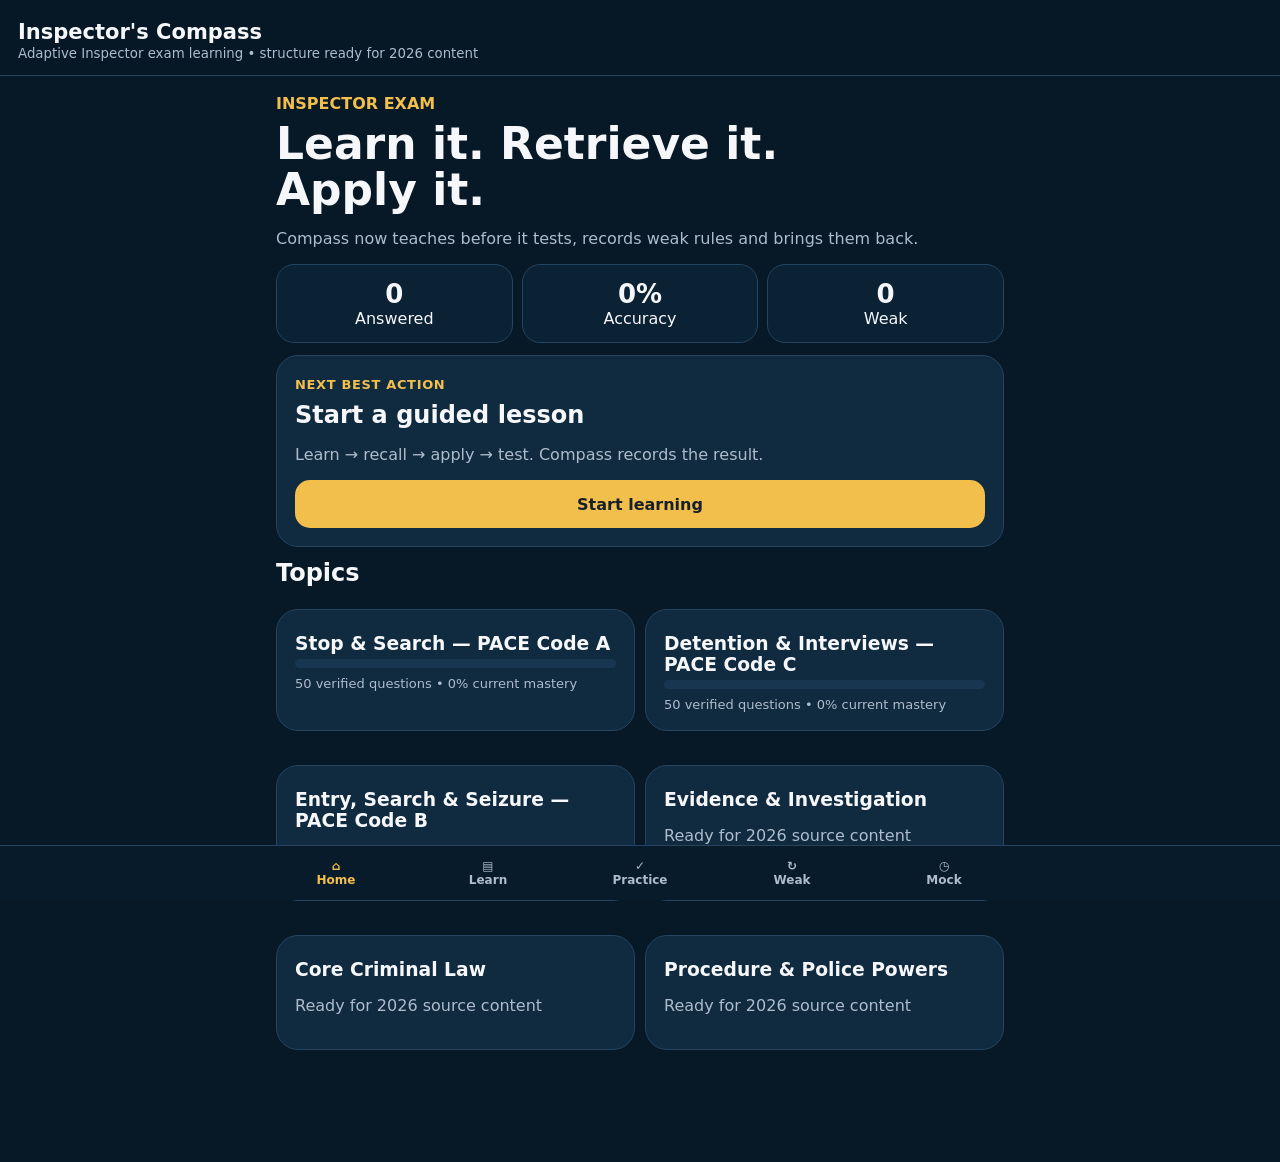
<file: index.html>
<!doctype html>
<html lang="en">
<head>
<meta charset="utf-8">
<meta name="viewport" content="width=device-width,initial-scale=1,viewport-fit=cover">
<title>Inspector's Compass</title>
<style>
:root{--bg:#071827;--panel:#102a40;--panel2:#0b2134;--line:#24445f;--text:#f5f7fb;--muted:#aebccc;--gold:#f2bf4d;--good:#5fc78b;--bad:#ee7d7d}
*{box-sizing:border-box}body{margin:0;background:var(--bg);color:var(--text);font-family:system-ui,-apple-system,Segoe UI,Roboto,sans-serif}
header{padding:20px 18px 14px;border-bottom:1px solid var(--line);position:sticky;top:0;background:#071827f5;z-index:3}
header b{font-size:21px}header small{display:block;color:var(--muted);margin-top:2px}
main{max-width:760px;margin:auto;padding:18px 16px 100px}.hero h1{font-size:34px;line-height:1.05;margin:8px 0}.gold{color:var(--gold);font-weight:800}.muted{color:var(--muted)}
.card{background:var(--panel);border:1px solid var(--line);border-radius:22px;padding:18px;margin:12px 0}.row{display:flex;gap:10px;flex-wrap:wrap}.row>*{min-width:0}
button{border:0;border-radius:15px;padding:14px 16px;font:inherit;font-weight:750;cursor:pointer;min-height:48px}.primary{background:var(--gold);color:#17202a}.secondary{background:#183650;color:var(--text);border:1px solid #31516b}.ghost{background:transparent;color:var(--text);border:1px solid var(--line)}
.wide{width:100%}.stats{display:grid;grid-template-columns:repeat(3,1fr);gap:9px}.stat{text-align:center;background:var(--panel2);padding:14px 5px;border:1px solid var(--line);border-radius:18px}.stat strong{font-size:26px;display:block}
.pill{display:inline-block;padding:6px 9px;border-radius:999px;background:#183650;color:var(--muted);font-size:13px;margin:3px}
.progress{height:9px;background:#183650;border-radius:99px;overflow:hidden}.progress i{display:block;height:100%;background:var(--gold)}
.option{display:block;width:100%;text-align:left;margin:9px 0;background:#17344d;color:var(--text);border:1px solid #31516b}.option.correct{border-color:var(--good);background:#123a31}.option.wrong{border-color:var(--bad);background:#44252c}
.feedback{border-left:4px solid var(--gold);padding-left:12px;margin-top:14px}.hidden{display:none!important}
nav{position:fixed;bottom:0;left:0;right:0;background:#081b2b;border-top:1px solid var(--line);display:flex;justify-content:center;z-index:5}
nav div{width:min(760px,100%);display:grid;grid-template-columns:repeat(5,1fr)}
nav button{border-radius:0;background:transparent;color:var(--muted);padding:13px 3px;font-size:12px}.active{color:var(--gold)!important}
h2{margin:8px 0 10px}h3{margin:5px 0}.lesson-step{font-size:13px;color:var(--gold);font-weight:800;letter-spacing:.05em}
.rule{font-size:20px;font-weight:800;line-height:1.25}.recall{background:#091d2e;border:1px dashed #48657d;border-radius:16px;padding:14px;margin:12px 0}
.topic-grid{display:grid;gap:10px}.mastery{font-size:13px;color:var(--muted);margin-top:8px}.danger{color:var(--bad)}.good{color:var(--good)}
@media(min-width:650px){.topic-grid{grid-template-columns:1fr 1fr}.hero h1{font-size:44px}}
</style>
</head>
<body>
<header><b>Inspector's Compass</b><small>Adaptive Inspector exam learning • structure ready for 2026 content</small></header>
<main id="app"></main>
<nav><div>
<button data-page="home">⌂<br>Home</button><button data-page="learn">▤<br>Learn</button><button data-page="practice">✓<br>Practice</button><button data-page="weak">↻<br>Weak</button><button data-page="mock">◷<br>Mock</button>
</div></nav>
<script>
const Q=[{"id": 1, "topic": "Stop & Search — PACE Code A", "question": "An Inspector is considering an initial section 60 authorisation after intelligence indicates rival groups may engage in serious violence in a town centre. Which statement correctly states the rank and one statutory route for an initial section 60 authorisation?", "options": ["Superintendent or above, on reasonable suspicion that violence may occur.", "Inspector or above, on reasonable belief that incidents involving serious violence may take place in a locality and that authorisation is expedient to prevent them.", "Sergeant or above, whenever offensive weapons might be present.", "Chief Inspector or above, but only after serious violence has already occurred."], "answer": 1, "explanation": "Code A 2.12-2.13 requires an officer of Inspector rank or above. One route is reasonable belief that incidents involving serious violence may take place in a locality and that it is expedient to give the authorisation to prevent them.", "reference": "CJPOA 1994 s.60; Code A 2.12-2.13 • Blackstone GPD 2023 Stop & Search pp. 9-10"}, {"id": 2, "topic": "Stop & Search — PACE Code A", "question": "A section 60 authorisation has been in force for 24 hours. Offences connected with the relevant activity have been committed and further use of the power appears necessary. Who may extend the authorisation, and for how long?", "options": ["Inspector or above, for a further 12 hours.", "Superintendent or above, for a further period not exceeding 24 hours.", "Chief Constable only, for a further 48 hours.", "Any officer who gave the original authorisation, for 24 hours."], "answer": 1, "explanation": "The supplied text states that an officer of Superintendent rank or above may extend a section 60 authorisation for a further period not exceeding 24 hours when the continuation conditions are met.", "reference": "CJPOA 1994 s.60; Code A / Keynote 3.1.4.10 • Blackstone GPD 2023 Stop & Search pp. 10-11"}, {"id": 3, "topic": "Stop & Search — PACE Code A", "question": "An Inspector gives an urgent section 60 authorisation orally. What must happen to the oral authorisation?", "options": ["It is invalid until a magistrate confirms it.", "It must be recorded in writing as soon as practicable, including the statutory particulars.", "It may remain oral for the whole authorised period.", "It must be confirmed by a Chief Inspector within one hour."], "answer": 1, "explanation": "Code A permits an oral authorisation in the specified circumstances, but it must be recorded in writing as soon as practicable with the required grounds, locality and period.", "reference": "CJPOA 1994 s.60; Code A 2.13 • Blackstone GPD 2023 Stop & Search pp. 9-11"}, {"id": 4, "topic": "Stop & Search — PACE Code A", "question": "A section 60 authorisation is in force in a defined locality. What is different about the grounds required for an individual search carried out under that authorisation?", "options": ["The searching constable must still have reasonable grounds to suspect that particular person.", "No individual reasonable suspicion is required, but the power must be exercised within the authorisation and Code A safeguards.", "The person must first consent.", "A Superintendent must approve each individual search."], "answer": 1, "explanation": "Section 60 is a suspicionless power once a valid authorisation is in force. The officer does not need reasonable grounds against the individual, but the authorisation and Code A limits still govern the search.", "reference": "CJPOA 1994 s.60; Code A 2.12 onwards • Blackstone GPD 2023 Stop & Search pp. 9-12"}, {"id": 5, "topic": "Stop & Search — PACE Code A", "question": "An officer believes a person may be carrying stolen property and is considering a section 1 PACE search. What two elements make up reasonable grounds for suspicion under the supplied Code A text?", "options": ["An honest suspicion and approval from a supervisor.", "A genuine suspicion in the officer's own mind and an objective basis for that suspicion.", "A previous conviction and presence in a high-crime area.", "A victim complaint and a refusal to answer questions."], "answer": 1, "explanation": "Code A describes a two-part test: the officer must genuinely suspect the object will be found and there must be an objective basis for that suspicion founded on facts, information or intelligence.", "reference": "PACE 1984 s.1; Code A 2.2 • Blackstone GPD 2023 Stop & Search pp. 5-6"}, {"id": 6, "topic": "Stop & Search — PACE Code A", "question": "An officer sees a person in an area associated with theft and recognises them as having previous convictions. Can previous convictions and general personal factors alone create reasonable grounds to search?", "options": ["Yes, if the officer knows the person has relevant convictions.", "Yes, if the area also has a high crime rate.", "No. Personal factors such as appearance or previous convictions cannot themselves provide the objective basis required.", "Only if a Sergeant agrees."], "answer": 2, "explanation": "The supplied Code A text states that reasonable suspicion can never be supported on personal factors alone; the officer needs an objective basis in current facts, information or intelligence.", "reference": "Code A 2.2A • Blackstone GPD 2023 Stop & Search p. 6"}, {"id": 7, "topic": "Stop & Search — PACE Code A", "question": "An officer has reliable current intelligence that a particular gang habitually carries knives at organised meetings. A person is objectively identifiable as a member of that gang and is attending such a meeting. How may the intelligence affect reasonable suspicion?", "options": ["It can never be relevant because group membership can never be considered.", "It may provide an objective basis for reasonable suspicion, subject to the specific Code A safeguards and the facts of the encounter.", "It automatically permits a strip search.", "It creates section 60 powers without an authorisation."], "answer": 1, "explanation": "Code A allows specific and reliable intelligence about a group or gang to contribute to reasonable suspicion where there is an objective connection between the person, the group and the prohibited articles.", "reference": "Code A 2.6-2.6A • Blackstone GPD 2023 Stop & Search pp. 6-7"}, {"id": 8, "topic": "Stop & Search — PACE Code A", "question": "An officer encounters a person whose behaviour, time and location appear unusual but has no other supporting facts. What does Code A say about a hunch or instinct?", "options": ["A hunch is enough if the officer has more than five years' service.", "A hunch alone cannot be justified as an objective basis for reasonable suspicion.", "A hunch is enough in a high-crime area.", "A hunch is enough if the search is brief."], "answer": 1, "explanation": "The supplied text makes clear that reasonable suspicion must have an objective basis; a hunch or instinct unsupported by objective grounds is insufficient.", "reference": "Code A 2.6B • Blackstone GPD 2023 Stop & Search p. 7"}, {"id": 9, "topic": "Stop & Search — PACE Code A", "question": "An officer has reasonable grounds to suspect a person but asks brief questions before deciding whether to search. What is the proper purpose of such questioning?", "options": ["To obtain a confession before searching.", "To clarify the person's behaviour or presence and potentially confirm or dispel the grounds for suspicion.", "To delay the person until a supervisor arrives.", "To create grounds where none existed by detaining the person for questioning."], "answer": 1, "explanation": "Code A 2.9 permits questions about behaviour or presence where reasonable grounds exist. Answers may confirm or dispel suspicion; a person must not be detained merely to find grounds through questioning.", "reference": "Code A 2.9 • Blackstone GPD 2023 Stop & Search pp. 7-8"}, {"id": 10, "topic": "Stop & Search — PACE Code A", "question": "A person gives a credible explanation which removes the factual basis for an officer's proposed search. What should the officer do?", "options": ["Search anyway because the officer had initially formed suspicion.", "Treat the explanation as irrelevant.", "Reassess the grounds; if suspicion is dispelled, the search should not proceed on the original basis.", "Arrest the person for refusing a search."], "answer": 2, "explanation": "Code A 2.9 recognises that preliminary questioning can dispel reasonable suspicion. If the objective basis disappears, the original search justification disappears with it.", "reference": "Code A 2.9 • Blackstone GPD 2023 Stop & Search pp. 7-8"}, {"id": 11, "topic": "Stop & Search — PACE Code A", "question": "An officer reasonably suspects that a pedestrian has stolen property concealed in a bag. Which power is the core statutory stop-and-search power for stolen or prohibited articles?", "options": ["PACE 1984 s.1.", "Misuse of Drugs Act 1971 s.23.", "Firearms Act 1968 s.47.", "CJPOA 1994 s.60 only."], "answer": 0, "explanation": "The Annex A table identifies PACE s.1 as the principal stop-and-search power for stolen or prohibited articles.", "reference": "PACE 1984 s.1; Code A Annex A • Blackstone GPD 2023 Stop & Search Annex A, pp. 24-25"}, {"id": 12, "topic": "Stop & Search — PACE Code A", "question": "An officer reasonably suspects that a driver has controlled drugs in the vehicle. Which power in Annex A applies?", "options": ["PACE 1984 s.1 only.", "Misuse of Drugs Act 1971 s.23.", "Firearms Act 1968 s.47.", "CJPOA 1994 s.60."], "answer": 1, "explanation": "Annex A identifies Misuse of Drugs Act 1971 s.23 as the stop-and-search power for controlled drugs.", "reference": "Misuse of Drugs Act 1971 s.23; Code A Annex A • Blackstone GPD 2023 Stop & Search Annex A, p. 24"}, {"id": 13, "topic": "Stop & Search — PACE Code A", "question": "An officer has the statutory grounds to search for firearms. Which power in Annex A is the principal firearms stop-and-search power?", "options": ["PACE 1984 s.1.", "Firearms Act 1968 s.47.", "Misuse of Drugs Act 1971 s.23.", "Police Reform Act 2002 Sch.4."], "answer": 1, "explanation": "Annex A lists Firearms Act 1968 s.47 for firearms searches in the statutory circumstances described there.", "reference": "Firearms Act 1968 s.47; Code A Annex A • Blackstone GPD 2023 Stop & Search Annex A, p. 24"}, {"id": 14, "topic": "Stop & Search — PACE Code A", "question": "An officer is searching school premises for an offensive weapon or bladed/sharply pointed article. Which statutory power is listed in Annex A?", "options": ["Criminal Justice Act 1988 s.139B.", "Crossbows Act 1987 s.4.", "Poaching Prevention Act 1862 s.2.", "Protection of Badgers Act 1992 s.10."], "answer": 0, "explanation": "Annex A lists Criminal Justice Act 1988 s.139B for offensive weapons and bladed or sharply pointed articles on school premises.", "reference": "Criminal Justice Act 1988 s.139B; Code A Annex A • Blackstone GPD 2023 Stop & Search Annex A, p. 25"}, {"id": 15, "topic": "Stop & Search — PACE Code A", "question": "Police suspect a person in a public place of possessing game or poaching equipment in circumstances engaging the statutory power. Which Act is listed in Annex A?", "options": ["Poaching Prevention Act 1862 s.2.", "Deer Act 1991 s.12 only.", "Wildlife and Countryside Act 1981 s.19 only.", "Sporting Events (Control of Alcohol etc.) Act 1985 s.7."], "answer": 0, "explanation": "Annex A lists Poaching Prevention Act 1862 s.2 for game or poaching equipment, exercisable in a public place.", "reference": "Poaching Prevention Act 1862 s.2; Code A Annex A • Blackstone GPD 2023 Stop & Search Annex A, p. 25"}, {"id": 16, "topic": "Stop & Search — PACE Code A", "question": "An officer starts a standard public stop and search under section 1 PACE. What clothing may the officer require the person to remove in public under the ordinary Code A rule?", "options": ["Outer coat, jacket and gloves.", "Shirt, trousers and shoes.", "Any clothing if the officer is the same sex.", "Headgear, footwear and all outer clothing in every case."], "answer": 0, "explanation": "Code A 3.5 states that the ordinary power does not allow a person to be required to remove clothing in public other than an outer coat, jacket or gloves, subject to the separate statutory exceptions described in the text.", "reference": "Code A 3.5 • Blackstone GPD 2023 Stop & Search p. 16"}, {"id": 17, "topic": "Stop & Search — PACE Code A", "question": "An officer needs a more thorough search that requires removal of more than an outer coat, jacket or gloves. What safeguard applies?", "options": ["It may be done in public if a second officer is present.", "It must be conducted out of public view and by an officer of the same sex, subject to the Code's detailed rules.", "It may only be done by an Inspector.", "It always requires arrest first."], "answer": 1, "explanation": "Code A 3.6 requires a more thorough search involving removal of more clothing to be conducted out of public view and by an officer of the same sex, with the additional safeguards in the Code.", "reference": "Code A 3.6 • Blackstone GPD 2023 Stop & Search p. 16"}, {"id": 18, "topic": "Stop & Search — PACE Code A", "question": "An officer is searching for a tiny item that could reasonably be hidden in a person's hair. May the person's hair be searched in public?", "options": ["No, hair can never be searched during a public stop and search.", "Yes, where the object sought could reasonably be concealed there and the search is proportionate.", "Only after arrest.", "Only by a medical practitioner."], "answer": 1, "explanation": "Code A 3.5 says the extent of a search must depend on what is suspected of being carried and notes that a person's hair may be searched in public.", "reference": "Code A 3.3-3.5 • Blackstone GPD 2023 Stop & Search p. 16"}, {"id": 19, "topic": "Stop & Search — PACE Code A", "question": "An officer is searching for an item small enough to be concealed inside a coat pocket. Which principle controls how far the search may go?", "options": ["The officer may search every part of the person's clothing regardless of the object sought.", "The extent of the search must be reasonably related to where the object could be concealed.", "The search must always include removal of footwear.", "The search may never include putting hands inside pockets."], "answer": 1, "explanation": "Code A 3.3-3.5 links the extent of the search to the nature of the object sought. Officers may search places where it could reasonably be concealed and should not go further than necessary.", "reference": "Code A 3.3-3.5 • Blackstone GPD 2023 Stop & Search p. 16"}, {"id": 20, "topic": "Stop & Search — PACE Code A", "question": "A stop-and-search detention is taking longer than necessary because officers are waiting for paperwork that could be completed afterwards. Which Code A principle is engaged?", "options": ["Detention for search should be kept to the minimum necessary.", "Any stop and search may last up to six hours.", "Only a supervisor may decide when a search ends.", "The person must remain until a written record is printed."], "answer": 0, "explanation": "Code A states that detention for the purposes of a search must be kept to the minimum necessary and the search should normally take place at or near the place of the stop.", "reference": "Code A 1.2 and 3.4 • Blackstone GPD 2023 Stop & Search pp. 2, 16"}, {"id": 21, "topic": "Stop & Search — PACE Code A", "question": "Before searching a detained person, an officer gives the grounds and object but not their identity or station. Which statement is correct?", "options": ["That is sufficient because grounds and object are the only mandatory information.", "The officer must also provide the identity/station information required by Code A before the search, subject to the stated safety exception.", "Identity is required only after the search.", "Identity is required only if an arrest follows."], "answer": 1, "explanation": "Code A 3.8 requires specified information before the search, including the officer's identity details and police station, subject to the permitted exception where naming the officer creates a genuine risk.", "reference": "PACE 1984 s.2; Code A 3.8 • Blackstone GPD 2023 Stop & Search p. 17"}, {"id": 22, "topic": "Stop & Search — PACE Code A", "question": "An officer is about to carry out a section 1 PACE search. What must the person be told about the object of the search?", "options": ["Only that the officer is conducting a lawful search.", "The object of the search in terms of the article or articles being looked for.", "The maximum sentence for any offence discovered.", "The name of the custody officer."], "answer": 1, "explanation": "Code A 3.8 requires a clear explanation of the object of the search in terms of the article or articles for which there is a power to search.", "reference": "PACE 1984 s.2; Code A 3.8 • Blackstone GPD 2023 Stop & Search p. 17"}, {"id": 23, "topic": "Stop & Search — PACE Code A", "question": "An officer is not in uniform and intends to carry out a stop and search. What additional step is required before the search?", "options": ["Obtain written Inspector authority.", "Show their warrant card.", "Call a uniformed officer to conduct the search.", "Arrest the person first."], "answer": 1, "explanation": "Code A 3.8 requires an officer not in uniform to show their warrant card before the search.", "reference": "PACE 1984 s.2; Code A 3.8 • Blackstone GPD 2023 Stop & Search p. 17"}, {"id": 24, "topic": "Stop & Search — PACE Code A", "question": "A person is detained for a search under a statutory power requiring reasonable suspicion. What must the officer explain about the grounds?", "options": ["The officer need only say 'intelligence received'.", "The officer must explain the grounds for the search, not merely state the statutory power.", "The grounds can be withheld in every case.", "Grounds are required only if something is found."], "answer": 1, "explanation": "Code A 3.8 requires the grounds for the search to be explained where the power depends on reasonable suspicion.", "reference": "PACE 1984 s.2; Code A 3.8 • Blackstone GPD 2023 Stop & Search p. 17"}, {"id": 25, "topic": "Stop & Search — PACE Code A", "question": "A person is about to be searched and asks whether they can obtain a copy of the search record. What should the officer tell them?", "options": ["They have no entitlement unless arrested.", "They are entitled to the record in accordance with the Code and must be told how it can be obtained.", "Only their solicitor can obtain it.", "The record is confidential to police."], "answer": 1, "explanation": "Code A requires the person to be informed of their entitlement to a copy/access to the search record and the mechanism for obtaining it.", "reference": "PACE 1984 s.3; Code A 3.8 and 4.2 • Blackstone GPD 2023 Stop & Search pp. 17-20"}, {"id": 26, "topic": "Stop & Search — PACE Code A", "question": "A search does not result in arrest and making an immediate written record is wholly impracticable because of serious public disorder. When must the officer make the record?", "options": ["Only if the person later asks for one.", "As soon as practicable after the search.", "Within seven days.", "Before the end of the officer's next tour."], "answer": 1, "explanation": "Code A 4.1 requires the record to be made on the spot unless that is wholly impracticable; if so, it must be made as soon as practicable afterwards.", "reference": "Code A 4.1 • Blackstone GPD 2023 Stop & Search p. 19"}, {"id": 27, "topic": "Stop & Search — PACE Code A", "question": "A person is searched but not arrested and is not given a copy of the record at the scene. How long do they have to request access to the record?", "options": ["14 days.", "28 days.", "Three months from the date of the search.", "One year."], "answer": 2, "explanation": "The supplied Code A text states that where a copy is not provided at the time, the person may apply for a copy/access within three months.", "reference": "PACE 1984 s.3; Code A 4.2 • Blackstone GPD 2023 Stop & Search pp. 18-20"}, {"id": 28, "topic": "Stop & Search — PACE Code A", "question": "A stop and search leads directly to arrest. How may the search record be made?", "options": ["No record is required because an arrest occurred.", "It may be made as part of the person's custody record at the police station.", "It must be sent to a magistrates' court.", "It must be completed only after charge."], "answer": 1, "explanation": "Code A provides that where a search results in arrest, the search record may be made as part of the person's custody record.", "reference": "Code A 4.2B • Blackstone GPD 2023 Stop & Search p. 20"}, {"id": 29, "topic": "Stop & Search — PACE Code A", "question": "Police search a vehicle and two occupants for the same object on the same grounds. Which recording rule applies?", "options": ["One record can cover everyone because the grounds are the same.", "A separate record must be made for each person searched; where a person and vehicle are searched on the same object and grounds, that person's record can also cover the vehicle search.", "Only the driver needs a record.", "No record is needed for the vehicle."], "answer": 1, "explanation": "Code A 4.5 requires a record for each person and each vehicle searched, but allows one record to cover a person and vehicle where the object and grounds are the same. More than one person searched requires separate person records.", "reference": "Code A 4.5 • Blackstone GPD 2023 Stop & Search p. 21"}, {"id": 30, "topic": "Stop & Search — PACE Code A", "question": "An unattended vehicle is searched under a statutory stop-and-search power. What must officers do after the search?", "options": ["Wait until the owner returns.", "Leave the required notice on or in the vehicle stating that it has been searched and giving the prescribed information.", "Tow the vehicle in every case.", "Notify the local authority."], "answer": 1, "explanation": "The supplied text requires a notice to be left on or in an unattended vehicle after search, with the required information and route to obtain the search record.", "reference": "Code A 4.8-4.9; Keynote 3.1.5.2 • Blackstone GPD 2023 Stop & Search pp. 18, 21"}, {"id": 31, "topic": "Stop & Search — PACE Code A", "question": "An officer records the grounds for a search simply as 'known thief in a high-crime area'. What is the problem?", "options": ["The record need only identify the person's previous convictions.", "The record should briefly but informatively explain the reason for suspecting the person, with reference to the information and/or intelligence on which it was based.", "Grounds never need to be recorded.", "Only the outcome of the search matters."], "answer": 1, "explanation": "Code A 4.6 requires the grounds entry to explain briefly but informatively why the person was suspected, with reference to the information and/or intelligence relied on.", "reference": "Code A 4.6 • Blackstone GPD 2023 Stop & Search p. 21"}, {"id": 32, "topic": "Stop & Search — PACE Code A", "question": "An officer stops a person in a public place merely to ask where they are going and why, without using a statutory stop-and-search power. What is the national recording requirement under the supplied Code A text?", "options": ["A full stop-and-search record is mandatory.", "There is no national requirement to record that non-statutory encounter or give a receipt merely because the officer asked such questions.", "The encounter must be authorised by an Inspector.", "The person must provide fingerprints."], "answer": 1, "explanation": "The Code states there is no national requirement to record encounters not governed by statutory stop-and-search powers merely because an officer asks a person to account for themselves, their actions, behaviour, presence or possession.", "reference": "Code A 4.12 • Blackstone GPD 2023 Stop & Search p. 22"}, {"id": 33, "topic": "Stop & Search — PACE Code A", "question": "A person searched speaks very little English and appears not to understand the information being given. What should the officer do?", "options": ["Proceed without explaining anything because the power is statutory.", "Take reasonable steps to bring the required information to the person's attention, using appropriate assistance or material where practicable.", "Arrest the person for non-cooperation.", "Abandon every lawful search involving a language barrier."], "answer": 1, "explanation": "Code A requires reasonable steps to make the required information understood where the person does not appear to understand English, including appropriate interpretation or explanatory material where practicable.", "reference": "Code A 3.10-3.11 • Blackstone GPD 2023 Stop & Search p. 18"}, {"id": 34, "topic": "Stop & Search — PACE Code A", "question": "A supervisor reviews a set of stop-and-search records at the end of a tour. What is a core supervisory responsibility?", "options": ["Check that powers are being used lawfully and appropriately, including scrutinising recorded grounds.", "Delete records where nothing was found.", "Approve only searches that led to arrest.", "Require a magistrate to countersign every search."], "answer": 0, "explanation": "Code A 5.1 onwards requires supervisors to monitor the use of stop-and-search powers and scrutinise records, including the grounds recorded and the way powers are being exercised.", "reference": "Code A 5.1-5.4 • Blackstone GPD 2023 Stop & Search p. 23"}, {"id": 35, "topic": "Stop & Search — PACE Code A", "question": "A supervisor identifies repeated searches by an officer where the recorded grounds do not support reasonable suspicion. What should the supervisor do?", "options": ["Ignore the issue unless a complaint is made.", "Review the circumstances and take appropriate action where misuse or a breach of standards is identified.", "Automatically dismiss the officer.", "Erase the search records."], "answer": 1, "explanation": "The supervision section requires active scrutiny and appropriate action where misuse is identified; the response depends on the facts and may include performance or misconduct processes.", "reference": "Code A 5.5-5.6 • Blackstone GPD 2023 Stop & Search p. 23"}, {"id": 36, "topic": "Stop & Search — PACE Code A", "question": "Police are planning stop-and-search activity involving children. What safeguarding duty is emphasised by Code A?", "options": ["Children must always be arrested before search.", "Police must have regard to the need to safeguard and promote the welfare of persons under 18.", "Every child search requires parental presence.", "Every child search must take place at a police station."], "answer": 1, "explanation": "Code A 1.1 refers to the duty under section 11 Children Act 2004 to have regard to the need to safeguard and promote the welfare of children.", "reference": "Children Act 2004 s.11; Code A 1.1 • Blackstone GPD 2023 Stop & Search p. 2"}, {"id": 37, "topic": "Stop & Search — PACE Code A", "question": "An officer has no statutory search power but asks a person to agree voluntarily to being searched in the street. What does Code A say?", "options": ["The search is lawful if the person signs a consent form.", "An officer must not search a person merely by consent where no statutory power applies, apart from the limited entry-condition exception described in the Code.", "Consent creates a temporary section 1 PACE power.", "Consent searches are allowed only for people over 18."], "answer": 1, "explanation": "Code A 1.5 prohibits routine consent searches where no statutory power exists, apart from the specific exception for searches as a condition of entry to premises such as sports grounds.", "reference": "Code A 1.5 • Blackstone GPD 2023 Stop & Search p. 2"}, {"id": 38, "topic": "Stop & Search — PACE Code A", "question": "An officer breaches important Code A safeguards during a search and evidence is later relied on in court. What consequence does Code A identify?", "options": ["The evidence is automatically destroyed.", "The evidence may be open to challenge in court.", "The prosecution automatically ends.", "The officer is automatically imprisoned."], "answer": 1, "explanation": "Code A 1.6 states that evidence obtained where the Code's provisions are not observed may be open to challenge.", "reference": "Code A 1.6 • Blackstone GPD 2023 Stop & Search p. 2"}, {"id": 39, "topic": "Stop & Search — PACE Code A", "question": "A stand-alone section 60AA authorisation is being considered, rather than relying on an existing section 60 authorisation. Which statement best reflects the authorisation route described in the supplied material?", "options": ["Any constable may create the power whenever a face covering is seen.", "An Inspector or above may authorise the power for a locality where the statutory test concerning activities involving offences is met; the individual constable must still reasonably believe an item is worn wholly or mainly to conceal identity before requiring removal.", "A magistrate must authorise every use.", "A Superintendent must personally identify every person wearing a face covering."], "answer": 1, "explanation": "The supplied section 60AA material distinguishes the area authorisation from the individual constable's exercise of the removal power. The latter depends on a reasonable belief that the item is worn wholly or mainly to conceal identity.", "reference": "CJPOA 1994 s.60AA; Keynote 3.1.4.9-3.1.4.10 • Blackstone GPD 2023 Stop & Search pp. 12-13"}, {"id": 40, "topic": "Stop & Search — PACE Code A", "question": "A person refuses a lawful requirement by a constable to remove an item under section 60AA. What is the legal consequence identified in the supplied material?", "options": ["No offence is committed.", "A specific offence is committed under section 60AA(7).", "Only a civil penalty is available.", "The refusal merely ends the encounter."], "answer": 1, "explanation": "The Keynote expressly identifies failure to comply with a lawful section 60AA requirement as an offence under section 60AA(7).", "reference": "CJPOA 1994 s.60AA(7); Keynote 3.1.4.14 • Blackstone GPD 2023 Stop & Search p. 14"}, {"id": 41, "topic": "Stop & Search — PACE Code A", "question": "A constable reasonably believes that an item worn for religious reasons is also being worn wholly or mainly to conceal identity, and a lawful removal power is engaged. What handling does the Code recommend where practicable?", "options": ["Remove it immediately in full public view.", "Allow removal out of public view and in the presence of an officer of the same sex.", "Only a Superintendent may be present.", "Religious items can never be removed even where the statutory test is met."], "answer": 1, "explanation": "The religious-sensitivities Keynote says that where removal is required, it should where practicable occur out of public view and in the presence of an officer of the same sex.", "reference": "Code A Keynote 3.1.4.12 • Blackstone GPD 2023 Stop & Search p. 14"}, {"id": 42, "topic": "Stop & Search — PACE Code A", "question": "An Inspector is briefing officers on the meaning of 'dangerous instruments' for section 60 purposes. What does the supplied text mean by 'dangerous instruments'?", "options": ["Only firearms.", "Instruments which have a blade or are sharply pointed.", "All offensive weapons and any object capable of harm.", "Controlled drugs."], "answer": 1, "explanation": "The section 60 material defines dangerous instruments as instruments which have a blade or are sharply pointed. Offensive weapons are a separate category in the statutory wording.", "reference": "CJPOA 1994 s.60; Keynote 3.1.4.7 • Blackstone GPD 2023 Stop & Search pp. 10-11"}, {"id": 43, "topic": "Stop & Search — PACE Code A", "question": "A constable is considering one of the specified Schedule 5 TPIM search powers. Do those powers always require reasonable grounds to suspect that the individual is contravening the TPIM or carrying the item sought?", "options": ["No. The supplied Code A text states that the specified TPIM powers do not require reasonable grounds of suspicion in the way ordinary suspicion-based powers do.", "Yes, and the suspicion must be confirmed by an Inspector.", "Yes, but only in private premises.", "Yes, but only for persons under 18."], "answer": 0, "explanation": "The TPIM section explains that the specified Schedule 5 powers may be exercised without the ordinary reasonable-suspicion requirement.", "reference": "TPIM Act 2011 Sch.5; Code A 2.18A-2.20 • Blackstone GPD 2023 Stop & Search p. 15"}, {"id": 44, "topic": "Stop & Search — PACE Code A", "question": "A search warrant is issued under the TPIM Schedule 5 warrant provision described in Code A 2.20. Within what period must the search be carried out?", "options": ["24 hours.", "Seven days from issue.", "28 days.", "Three months."], "answer": 1, "explanation": "Code A 2.20 states that a search under that warrant must be carried out within seven days of issue.", "reference": "TPIM Act 2011 Sch.5; Code A 2.20 • Blackstone GPD 2023 Stop & Search p. 15"}, {"id": 45, "topic": "Stop & Search — PACE Code A", "question": "Under the same TPIM warrant provision, an officer is checking how often the individual may be searched. How many times may the individual be searched under that warrant within its validity period?", "options": ["Once.", "Twice.", "Unlimited times.", "Once per day."], "answer": 0, "explanation": "The supplied text states that the individual may be searched on one occasion only within the warrant period.", "reference": "TPIM Act 2011 Sch.5; Code A 2.20 • Blackstone GPD 2023 Stop & Search p. 15"}, {"id": 46, "topic": "Stop & Search — PACE Code A", "question": "An officer is recording the self-defined ethnicity of a person searched. Which Annex B code corresponds to 'White - British'?", "options": ["W1.", "M1.", "A1.", "B1."], "answer": 0, "explanation": "Annex B lists 'White - British' as W1.", "reference": "Code A Annex B • Blackstone GPD 2023 Stop & Search Annex B, p. 25"}, {"id": 47, "topic": "Stop & Search — PACE Code A", "question": "A designated Community Support Officer has lawfully detained a person under the Police Reform Act 2002 powers shown in Annex C. For what may the designated CSO search the detained person without consent under the relevant Schedule 4 power?", "options": ["Any controlled drugs.", "Objects that might be used to cause physical injury or to assist escape.", "Evidence of any offence whatsoever.", "Documents proving identity only."], "answer": 1, "explanation": "Annex C identifies the designated CSO power to search a lawfully detained person for objects that might cause physical injury or assist escape.", "reference": "Police Reform Act 2002 Sch.4; Code A Annex C • Blackstone GPD 2023 Stop & Search Annex C, p. 25"}, {"id": 48, "topic": "Stop & Search — PACE Code A", "question": "An officer is considering a search under section 4 Crossbows Act 1987. Which description matches the Annex A entry?", "options": ["Crossbows or parts of crossbows, subject to the statutory description, with the power exercisable anywhere except dwellings.", "Only knives carried by persons under 18.", "Only air weapons in public places.", "Only bows carried at sporting events."], "answer": 0, "explanation": "Annex A lists Crossbows Act 1987 s.4 for crossbows or parts of crossbows, subject to the statutory description in the table, and states the power is exercisable anywhere except dwellings.", "reference": "Crossbows Act 1987 s.4; Code A Annex A • Blackstone GPD 2023 Stop & Search Annex A, p. 25"}, {"id": 49, "topic": "Stop & Search — PACE Code A", "question": "Police are exercising the Protection of Badgers Act 1992 search power listed in Annex A. Where does the Annex A table state the power is exercisable?", "options": ["In a public place only.", "Anywhere.", "Anywhere except dwellings.", "Only on Crown land."], "answer": 1, "explanation": "Annex A lists the Protection of Badgers Act search power as exercisable anywhere.", "reference": "Protection of Badgers Act 1992; Code A Annex A • Blackstone GPD 2023 Stop & Search Annex A, p. 25"}, {"id": 50, "topic": "Stop & Search — PACE Code A", "question": "Police are exercising the Wildlife and Countryside Act 1981 search power listed in Annex A. Where does the Annex A table state the power is exercisable?", "options": ["Anywhere except dwellings.", "In public places only.", "Inside dwellings only.", "Only in national parks."], "answer": 0, "explanation": "Annex A lists the Wildlife and Countryside Act search power as exercisable anywhere except dwellings.", "reference": "Wildlife and Countryside Act 1981; Code A Annex A • Blackstone GPD 2023 Stop & Search Annex A, p. 25"},{"id":51,"topic":"Detention & Interviews — PACE Code C","question":"A patrol officer asks a motorist solely for their name and whether they own the car. No investigation-related questions are put.\n\nWhich approach complies with Code C?","options":["Give a caution before any identity question.","Ask without caution because the questions solely establish identity and vehicle ownership.","Caution only if the officer wears plain clothes.","Require a solicitor before identifying the owner."],"answer":1,"explanation":"Paragraph 10.1(a) excepts questions put solely to establish identity or ownership of a vehicle; offence-related questioning after suspicion arises is different.","reference":"Code C 10.1(a)"},{"id":52,"topic":"Detention & Interviews — PACE Code C","question":"An officer with grounds under PACE s1 asks a suspect whether a sharp object is in their coat before beginning a lawful search, to conduct it safely.\n\nIs a caution required solely for this search-safety question?","options":["Yes, because an offence is suspected.","No, if asked in furtherance of the proper and effective conduct of the search.","Yes, unless the suspect volunteers the answer.","Only when a search finds stolen property."],"answer":1,"explanation":"Code C 10.1(c) excepts questions genuinely in furtherance of a proper search; using the exchange to investigate the offence would require separate consideration under 10.1.","reference":"Code C 10.1(c)"},{"id":53,"topic":"Detention & Interviews — PACE Code C","question":"A person attends a station voluntarily to be interviewed under caution about shoplifting. The interviewer prepares to caution them.\n\nWhat must the interviewer additionally explain at that time?","options":["The suspect is detained until the interview finishes.","They are not under arrest, must agree to be interviewed, and have applicable legal-advice and voluntary-interview rights.","They may leave only after an inspector authorises departure.","The caution removes their entitlement to legal advice."],"answer":1,"explanation":"Code C 10.2 requires the non-arrested suspect to be told they are not under arrest and informed of the voluntary-interview provisions in 3.21–3.22, including consent and legal advice.","reference":"Code C 10.2, 3.21–3.22"},{"id":54,"topic":"Detention & Interviews — PACE Code C","question":"A suspect being arrested is violently struggling and cannot engage with the arresting officer. An immediate caution is not practicable.\n\nWhat does Code C require?","options":["Give the caution instantly, irrespective of behaviour.","Give the caution as soon as practicable once the condition or behaviour no longer prevents it.","Omit the caution permanently if the arrest is on body-worn video.","Defer the caution until charge in all violent-arrest cases."],"answer":1,"explanation":"Paragraph 10.4(a) recognises impracticability due to condition or behaviour; the obligation resumes when it becomes practicable.","reference":"Code C 10.3–10.4; Code G section 3"},{"id":55,"topic":"Detention & Interviews — PACE Code C","question":"An authorised-place detainee has not been allowed an opportunity to consult a solicitor before an interview. Officers plan to rely on silence at trial.\n\nWhat is the implication for the caution and section 34 inferences?","options":["Use the standard inference caution and draw inferences routinely.","Use the Annex C alternative caution; section 34 inferences are restricted for that questioning.","Use the post-charge caution because legal advice has not arrived.","Do not caution at all before offence questioning."],"answer":1,"explanation":"The restriction in CJPOA 1994 s34(2A) and Code C Annex C prevents relevant section 34 inferences and requires the alternative caution where it applies.","reference":"Code C 10.6 and Annex C; CJPOA 1994 s34(2A)"},{"id":56,"topic":"Detention & Interviews — PACE Code C","question":"An officer delivers an otherwise accurate caution using slightly different words while retaining its full meaning.\n\nWhat is the consequence under Code C?","options":["Every variation is automatically a breach.","A minor deviation is not a breach if the sense is preserved.","A variation needs prior superintendent approval.","Variation is permitted only at a voluntary interview."],"answer":1,"explanation":"Code C 10.7 permits minor wording deviations if the sense of the relevant caution is preserved; genuine misunderstanding must still be addressed.","reference":"Code C 10.7 and Note 10D"},{"id":57,"topic":"Detention & Interviews — PACE Code C","question":"After a meal break, an interviewer reminds an alert suspect that they remain under caution. The suspect indicates understanding.\n\nMust the full caution be recited again?","options":["Yes, after any break exceeding 15 minutes.","No; the suspect must be aware they remain under caution, with full repetition if there is doubt.","Only if the solicitor asks for it.","Only after an overnight break."],"answer":1,"explanation":"Code C 10.8 requires awareness that the suspect remains under caution after any break; when there is doubt, the caution should be given again in full.","reference":"Code C 10.8"},{"id":58,"topic":"Detention & Interviews — PACE Code C","question":"An arrested burglary suspect is interviewed at an authorised place about jewellery found in their coat at arrest. Officers consider a CJPOA s36 special warning.\n\nWhich information must the warning convey before a proper inference can be drawn?","options":["Only that failure to answer will amount to another offence.","The investigated offence, fact to account for, suspected link, possibility of inference, and existence and potential evidential use of the interview record.","Only the suspected offence and the custody authorisation.","A promise that answering will automatically prevent prosecution."],"answer":1,"explanation":"Code C 10.10–10.11 sets out the five matters for the special warning, provided the Annex C restriction does not apply and all statutory prerequisites are met.","reference":"Code C 10.10–10.11; CJPOA 1994 s36"},{"id":59,"topic":"Detention & Interviews — PACE Code C","question":"A 15-year-old is properly cautioned upon arrest before any appropriate adult has arrived at the scene.\n\nWhat must happen when the appropriate adult is present?","options":["Nothing; the street caution always suffices.","Repeat the caution in the appropriate adult’s presence.","Give the caution again only if the child confesses.","Obtain a written waiver before any further caution."],"answer":1,"explanation":"Code C 10.12 requires repetition of a caution previously given without the appropriate adult to a juvenile or vulnerable person.","reference":"Code C 10.12"},{"id":60,"topic":"Detention & Interviews — PACE Code C","question":"Investigators want to give a vulnerable adult a section 36 special warning; the appropriate adult has not arrived.\n\nWhat does Code C require?","options":["Issue the warning now and repeat it later.","Do not give the paragraph 10.11 information until the appropriate adult is present.","Give the warning in writing without an appropriate adult.","Ask a sergeant to waive the requirement."],"answer":1,"explanation":"Code C 10.11A forbids giving the paragraph 10.11 special-warning information to a juvenile or vulnerable suspect without an appropriate adult.","reference":"Code C 10.11A"},{"id":61,"topic":"Detention & Interviews — PACE Code C","question":"An arresting officer cautions a suspect on the street; the entire interaction is captured by body-worn video.\n\nWhat does Code C require about documenting the caution?","options":["No separate record is needed whenever video exists.","Record the caution in the interviewer’s report book or interview record.","Record it only if the suspect refuses to answer.","The custody officer must create the only permitted record."],"answer":1,"explanation":"Code C 10.13 requires a record of cautions in the interviewer’s report book or interview record; video does not itself displace the Code wording.","reference":"Code C 10.13"},{"id":62,"topic":"Detention & Interviews — PACE Code C","question":"Following a proper caution, a driver refuses to supply information required under road-traffic legislation and invokes the right to silence.\n\nWhat should the officer explain?","options":["The caution removes the statutory duty to provide information.","The relevant legal consequences of refusal and that the caution does not alter them.","No consequence can follow until a solicitor arrives.","Refusal automatically proves the suspected motoring offence."],"answer":1,"explanation":"Code C 10.9 says the person should be informed of relevant consequences of refusing statutorily required information, which are not affected by the caution.","reference":"Code C 10.9"},{"id":63,"topic":"Detention & Interviews — PACE Code C","question":"A burglary witness unexpectedly says something that provides objective grounds to suspect them. The officer intends to question them further about their own involvement for evidential purposes.\n\nWhat must happen first?","options":["Complete the witness statement before cautioning.","Caution the person before asking further offence-related evidential questions.","Arrest automatically, even where necessity is absent.","Continue the exchange as an informal witness conversation."],"answer":1,"explanation":"Under Code C 10.1, when an answer gives grounds for suspicion, caution is required before further relevant offence questions whose answers or silence may be evidence.","reference":"Code C 10.1 and Note 10A"},{"id":64,"topic":"Detention & Interviews — PACE Code C","question":"A Welsh-speaking suspect in Wales asks for the caution in Welsh and the officer can give the approved wording accurately.\n\nWhat is permitted?","options":["Welsh is permitted only at a Crown Court.","The caution may be given in Welsh where use of Welsh is appropriate.","The suspect must prove inability to speak English first.","Only an inspector may authorise the Welsh caution."],"answer":1,"explanation":"Code C 10.5 expressly permits the approved Welsh caution where use of the Welsh language is appropriate.","reference":"Code C 10.5"},{"id":65,"topic":"Detention & Interviews — PACE Code C","question":"A station detainee has asked for a solicitor and has not been allowed an opportunity to consult before urgent questioning.\n\nWhich statement addresses silence inferences?","options":["A standard caution automatically makes s34 inferences available.","Section 34(2A) restricts adverse inference from the relevant silence; the alternative caution applies.","Inspector approval to interview removes the statutory restriction.","The restriction applies only when the detainee is under 18."],"answer":1,"explanation":"The absence of an allowed consultation opportunity engages CJPOA s34(2A); emergency interview authorisation does not itself permit an adverse inference prohibited by that subsection.","reference":"Code C 10.6 and Annex C; CJPOA s34(2A)"},{"id":66,"topic":"Detention & Interviews — PACE Code C","question":"On a public street, an officer asks a person reasonably suspected of robbery where they were when the offence occurred, intending to use their answers as evidence.\n\nDoes the location prevent this being an interview?","options":["Yes; an interview can occur only inside a designated suite.","No; questioning about suspected involvement requiring a caution is an interview irrespective of location.","Yes, unless the exchange exceeds 15 minutes.","Yes, if the person has not yet been arrested."],"answer":1,"explanation":"Code C 11.1A defines interview by the nature of offence-related questioning required to be under caution, not by location or duration; 11.1 separately restricts interviewing after arrest.","reference":"Code C 11.1A and 11.1"},{"id":67,"topic":"Detention & Interviews — PACE Code C","question":"A detained assault suspect tells an escorting officer, before the formal interview, that they struck the complainant in self-defence.\n\nWhat should the interviewer do at the start?","options":["Ignore the remark because it was outside the recorded interview.","After caution, put the significant statement to the suspect and ask for confirmation or denial and any additions.","Treat it as an automatic guilty plea.","Mention it only if the defence solicitor requests it."],"answer":1,"explanation":"Under Code C 11.4, a significant pre-interview statement heard by police staff and not previously put to the suspect must be put at the start of interview, with confirmation/denial and opportunity to add.","reference":"Code C 11.4–11.4A"},{"id":68,"topic":"Detention & Interviews — PACE Code C","question":"After arrest for burglary, officers seek to question a suspect at the scene because a co-suspect is about to destroy evidence; necessary questions can avert that risk.\n\nWhich approach accords with Code C?","options":["All scene interviews are prohibited after arrest.","A tightly limited urgent scene interview may occur if delaying until authorised detention would create the specified evidential risk; stop once averted.","The whole evidential interview may take place at the scene whenever convenient.","Only a court warrant permits urgent questions outside a station."],"answer":1,"explanation":"Paragraph 11.1 permits post-arrest questioning outside an authorised place only for specified risks, including interference with evidence; questioning must end when the relevant risk is averted.","reference":"Code C 11.1"},{"id":69,"topic":"Detention & Interviews — PACE Code C","question":"A 17-year-old in custody says they do not want an appropriate adult and asks to be interviewed at once. There is no urgent threat to people, property or evidence.\n\nWhat should the interviewing officer do?","options":["Interview if the young person signs a waiver.","Arrange an appropriate adult before interviewing, notwithstanding the request.","Interview if a custody sergeant assesses the detainee as mature.","Ask an inspector to dispense with the appropriate adult as a routine exception."],"answer":1,"explanation":"A person appearing under 18 is treated as a juvenile under 1.5. Paragraph 11.15 requires an appropriate adult unless a specific urgent exception applies; preference or apparent maturity does not dispense with that safeguard.","reference":"Code C 2023 paragraphs 1.5, 11.15 and 11.18–11.20"},{"id":70,"topic":"Detention & Interviews — PACE Code C","question":"A detained vulnerable adult is suspected of planting an explosive device that may detonate shortly. An appropriate adult cannot be located in time. The custody officer considers the person physically and mentally fit enough for narrowly focused questions.\n\nWhich safeguard governs an urgent interview without the appropriate adult?","options":["An inspector may authorise a full evidential interview for any serious offence.","A superintendent or above must assess the risks of delay and that the interview would not significantly harm the suspect; questioning must stop once the risk is averted.","An urgent interview is lawful only after a court warrant.","Urgency removes all requirements to record the grounds for interviewing."],"answer":1,"explanation":"Under paragraphs 11.18–11.20, a superintendent or above must consider the specified consequences of delay and be satisfied there would be no significant harm to the detainee’s physical or mental state. The interview must cease once enough information to avert the risk is obtained; grounds must be recorded.","reference":"Code C 2023 paragraphs 11.18–11.20 and 12.3"},{"id":71,"topic":"Detention & Interviews — PACE Code C","question":"During an interview, a solicitor challenges two misleading questions and advises the suspect to give no comment. The interviewer is irritated but can continue putting questions properly.\n\nWhich action is consistent with Code C paragraphs 6.9–6.10?","options":["Require the solicitor to leave whenever advice to remain silent disrupts the interviewing strategy.","Continue the interview; the described conduct does not meet the threshold for removal.","Stop the interview and have any inspector authorise the solicitor’s removal without hearing from them.","Remove the solicitor and allow the suspect to consult a replacement only after completing the interview."],"answer":1,"explanation":"Paragraph 6.9 permits requiring a solicitor to leave only if their conduct makes the interviewer unable properly to put questions. On these facts that threshold is not met. If it were met, 6.10 requires stopping the interview and consulting a superintendent if readily available, otherwise an independent inspector or above; the consulted officer speaks to the solicitor before deciding.","reference":"PACE Code C 2023 paragraphs 6.9–6.10"},{"id":72,"topic":"Detention & Interviews — PACE Code C","question":"A suspect has been interviewed for approximately two hours. They last ate three hours ago. The interviewer wishes to continue immediately because the account is developing, but identifies no specific risk from taking a break.\n\nWhat does Code C paragraph 12.8 require?","options":["Provide a short refreshment break at approximately the two-hour point, taking meal timing into account.","Delay all breaks until the suspect requests one, provided no interview exceeds four hours.","Provide a break only if the solicitor confirms that a pause will not interrupt the account.","Obtain inspector authorisation before any break taken during active questioning."],"answer":0,"explanation":"Code C 12.8 says short refreshment breaks shall be provided at approximately two-hour intervals. An interviewer may delay where reasonable grounds exist for one of the specified risks, including harm, serious property loss or damage, unnecessary delay of release, or prejudice to the investigation. No such grounds are present here.","reference":"PACE Code C 2023 paragraph 12.8; Note 12B"},{"id":73,"topic":"Detention & Interviews — PACE Code C","question":"A detainee is severely intoxicated and cannot understand ordinary questions. Investigators want an immediate interview solely because the normal custody period is approaching. There is no urgent risk of harm, alerting suspects, or loss of evidence.\n\nWhat is the proper course?","options":["Interview if the detainee signs a consent form.","Do not interview until fit; expiry of available detention time alone does not meet the urgent-interview criteria.","Interview if an appropriate adult is willing to attend.","A custody sergeant may dispense with fitness assessment by recording the pressure of time."],"answer":1,"explanation":"Paragraph 12.3 requires the custody officer to assess fitness and safeguard physical and mental health. Paragraph 11.18 allows specified urgent interviews only with superintendent assessment of the risks in paragraph 11.1 and absence of significant harm. Routine pressure from detention time alone does not establish that exception.","reference":"Code C 2023 paragraphs 12.3, 11.18–11.20 and 11.1"},{"id":74,"topic":"Detention & Interviews — PACE Code C","question":"An interview takes place in a temporary room with inadequate heating and lighting. Officers insist the detainee remain standing for the entire interview, although seating is available nearby.\n\nWhich statement accurately identifies the Code C interview safeguards engaged?","options":["Code C 12.4 addresses the interview environment and 12.6 prohibits requiring a person being questioned to stand.","Code C 11.7 prohibits standing only when an interview lasts more than one hour.","Code C 12.8 allows an interviewer to dispense with seating if a refreshment break is provided.","Code C 12.4 deals only with audio equipment; physical interview conditions are left entirely to officer discretion."],"answer":0,"explanation":"Code C paragraph 12.4 requires adequate interview conditions, including heating and lighting; paragraph 12.6 says people being questioned or making statements shall not be required to stand. The original question misattributed both rules to 11.7.","reference":"PACE Code C 2023 paragraphs 12.4 and 12.6"},{"id":75,"topic":"Detention & Interviews — PACE Code C","question":"An officer investigating a theft has put all relevant questions to the suspect, tested their innocent explanation, considered the other available evidence and reasonably believes there is now sufficient evidence to provide a realistic prospect of conviction.\n\nUnder Code C paragraph 11.6, what should happen to questioning about that offence?","options":["Continue until a confession is obtained, provided the 24-hour detention limit has not expired.","Cease the interview about that offence; the paragraph 11.6 conditions have been met.","Continue until every witness statement has been read aloud, whether relevant or not.","Refer continuation of questioning to a superintendent for automatic authorisation."],"answer":1,"explanation":"Paragraph 11.6 sets three cumulative conditions: all questions considered relevant to accurate and reliable information have been put, other available evidence has been considered, and the relevant officer reasonably believes there is sufficient evidence for a realistic prospect of conviction. Once these conditions are met, the interview about the offence must cease.","reference":"PACE Code C 2023 paragraph 11.6(a)–(c)"},{"id":76,"topic":"Detention & Interviews — PACE Code C","question":"A lawful urgent interview proceeds without functioning audio equipment and a written contemporaneous account is made.\n\nHow should the completed written record be verified?","options":["Ask the suspect to read/check it and sign or indicate disagreement under the applicable record procedure.","Keep it from the suspect until court proceedings.","Treat the interviewer’s signature as a substitute for all suspect verification.","Offer access only after the suspect is released."],"answer":0,"explanation":"Code C 11.7–11.13 governs written records: provide an opportunity to read or have the record read and to sign or record disagreement or refusal; ensure Code E exceptions also apply.","reference":"Code C 11.7–11.13; Code E"},{"id":77,"topic":"Detention & Interviews — PACE Code C","question":"A solicitor attends for a burglary suspect. The investigator withholds every detail of the suspected offence, alleging Code C prohibits pre-interview disclosure.\n\nWhat does Code C require?","options":["Give the entire prosecution and unused-material file.","Provide sufficient information about the offence and grounds for suspicion for effective defence rights, without necessarily disclosing details prejudicing the investigation.","Tell the solicitor only the charge code, irrespective of what the suspect could understand.","No information need be given before a confession."],"answer":1,"explanation":"Code C 11.1A requires sufficient information before interview for the suspect and solicitor to understand the offence and grounds for suspicion while allowing justified protection of investigation details; disclosure and timing must be recorded.","reference":"Code C 11.1A"},{"id":78,"topic":"Detention & Interviews — PACE Code C","question":"A suspect provides a prepared statement then answers no comment. At trial they rely on a significant additional fact omitted from the statement and interview.\n\nWhich proposition about a section 34 inference is accurate?","options":["The statement prevents every possible inference regardless of omitted facts.","An inference may be considered if statutory conditions are met and it would have been reasonable to mention the new fact when questioned.","No-comment answers automatically require an adverse inference.","A prepared statement cannot ever form part of the evidence."],"answer":1,"explanation":"CJPOA s34 permits a proper inference only where relevant statutory conditions are met; a prepared statement is not blanket protection for new facts first raised at trial.","reference":"CJPOA 1994 s34; Code C 10.5–10.6"},{"id":79,"topic":"Detention & Interviews — PACE Code C","question":"A detained suspect cannot understand English. A superintendent considers an urgent interview to identify the location of a hostage because obtaining an interpreter would cause serious delay. The proposed interviewer cannot speak the suspect’s language or otherwise communicate effectively.\n\nCan the interview proceed under the urgent-interview exception?","options":["Yes, if an inspector sits in on the interview.","No; the urgent exception for a missing interpreter still requires an interviewer who can communicate effectively in the suspect’s language or by other sufficient means.","Yes; any automated translation app is treated as an independent interpreter.","Yes, provided officers limit the interview to 15 minutes."],"answer":1,"explanation":"Paragraph 11.18(c) permits specified urgent questioning without an arranged interpreter only where the interviewer speaks the suspect’s language or otherwise establishes effective communication sufficient for the necessary questions. Paragraph 13.2 otherwise requires an interpreter.","reference":"Code C 2023 paragraphs 11.18(c), 11.19, 11.20 and 13.2"},{"id":80,"topic":"Detention & Interviews — PACE Code C","question":"A defendant alleges a confession was obtained by oppression during custody questioning. The prosecution disputes the allegation.\n\nWhat is the section 76(2) burden?","options":["The defence must prove oppression on the balance of probabilities.","The prosecution must prove beyond reasonable doubt that the confession was not obtained as alleged before it is admitted.","The accusation alone permanently excludes the confession without enquiry.","The custody officer decides admissibility."],"answer":1,"explanation":"Under PACE s76(2), when the relevant representation is made, a confession is inadmissible unless the prosecution proves beyond reasonable doubt that it was not obtained by oppression or qualifying unreliability.","reference":"PACE 1984 s76(2); Code C 11.5"},{"id":81,"topic":"Detention & Interviews — PACE Code C","question":"A suspect is to be interviewed in custody for an indictable offence. Working approved recording equipment is available and no exception applies.\n\nWhich recording procedure should be used?","options":["An officer may freely elect brief written notes instead.","Record in accordance with the applicable Code E audio-recording requirements, or Code F where visual recording is used.","Record only if the offence is homicide.","Wait until trial to produce the first interview record."],"answer":1,"explanation":"Code C 11.7 requires an accurate record and the relevant Code E/F provisions govern required recorded interviews; an officer cannot substitute discretionary notes when mandatory recording applies.","reference":"Code C 11.7; PACE Codes E and F"},{"id":82,"topic":"Detention & Interviews — PACE Code C","question":"During a juvenile suspect’s interview, the appropriate adult asks the officer to rephrase a confusing question and advises the juvenile. The officer demands total silence from the adult.\n\nWhich response reflects the Code?","options":["The adult must remain silent unless a solicitor asks them to intervene.","The appropriate adult may advise, support communication and help safeguard fairness; they are not a passive observer.","The adult can answer every substantive question for the juvenile.","The adult must leave whenever an investigator considers questioning slow."],"answer":1,"explanation":"Code C 11.17 and 1.7A give the appropriate adult an active safeguarding, advice and communication role; they do not displace the suspect’s own answers.","reference":"Code C 11.17 and 1.7A"},{"id":83,"topic":"Detention & Interviews — PACE Code C","question":"An officer has strong CCTV evidence of theft but does not ask the suspect about it or allow an innocent explanation before deciding the interview is complete.\n\nWhat interviewing principle is engaged?","options":["Evidence against the suspect must be withheld until trial.","The officer should pursue reasonable lines of enquiry and relevant questions, including a fair opportunity for an innocent explanation before applying the 11.6 cessation test.","Code C requires full disclosure of all unused material at interview.","An interview cannot mention video unless a supervisor attends."],"answer":1,"explanation":"Code C 11.6(a) expressly includes an opportunity to give an innocent explanation and questions testing its accuracy; Note 11B refers to reasonable lines of enquiry, towards or away from suspicion.","reference":"Code C 11.6(a) and Note 11B"},{"id":84,"topic":"Detention & Interviews — PACE Code C","question":"Before interview a detainee asks to consult their solicitor privately. An officer insists that the consultation take place in the officer’s hearing. No lawful delay is authorised.\n\nWhat right applies?","options":["The consultation may be overheard if the room is busy.","The detainee is entitled to private legal consultation; officers should arrange it subject to any valid statutory exception.","Only a written consultation is protected.","Privacy applies only after charge."],"answer":1,"explanation":"PACE s58 and Code C section 6 protect access to private legal advice; routine officer presence is incompatible with that entitlement.","reference":"PACE s58; Code C 6.1"},{"id":85,"topic":"Detention & Interviews — PACE Code C","question":"After charge for robbery, officers discover genuinely new evidence relevant to that offence. They propose narrowly focused additional questioning.\n\nWhich statement reflects Code C?","options":["Further questioning is never permitted after charge.","An interview may occur for the listed exceptions, including genuinely new evidence, subject to safeguards and relevant caution.","Any post-charge interview is permitted if the investigator is curious.","Only magistrates can authorise clarification questions."],"answer":1,"explanation":"Code C 16.5 prohibits interviewing after charge except specified necessities including prevention of harm/loss, clearing ambiguity, or new information coming to light; the applicable cautions and advice reminders still matter.","reference":"Code C 16.5"},{"id":86,"topic":"Detention & Interviews — PACE Code C","question":"A detained suspect arrives at a station after arrest. The custody officer plans to mention free legal advice for the first time just before interview.\n\nWhen should the detainee receive the rights information?","options":["Only after interview if the detainee did not ask.","As part of the initial custody information on arrival, together with the other required rights and written notice.","Only after an inspector reviews detention.","After the first detention review unless a solicitor attends."],"answer":1,"explanation":"Code C 3.1–3.2 requires rights information at the outset of police detention and a written notice; it must not routinely be withheld until interview.","reference":"Code C 3.1–3.2"},{"id":87,"topic":"Detention & Interviews — PACE Code C","question":"Investigators request a delay in access to legal advice for a detainee held for an indictable offence and identify specific statutory risks.\n\nWho may authorise the statutory delay under the ordinary PACE route?","options":["An inspector, whenever the offence is either-way.","A superintendent or above, if the qualifying statutory grounds and all safeguards are satisfied.","A custody sergeant, if the interview is urgent.","The officer in charge of the case, regardless of rank."],"answer":1,"explanation":"PACE s58(6) and Code C Annex B require authorisation by an officer of superintendent rank or above and satisfaction of the specific statutory conditions; indictable detention alone is insufficient.","reference":"PACE s58(6); Code C Annex B"},{"id":88,"topic":"Detention & Interviews — PACE Code C","question":"An indictable-offence detainee asks for a family member to be informed. Police have concrete grounds to believe immediate notification would alert unarrested accomplices.\n\nWhich decision is permitted under the applicable statutory rules?","options":["The request may be ignored whenever informing anyone is inconvenient.","A qualifying delay may be authorised under PACE s56 and Annex B on specified grounds by the appropriate authorising rank, recorded and kept under review.","A family member can never be informed before charge.","An officer may suppress notification without making any record."],"answer":1,"explanation":"PACE s56 and Code C Annex B permit only properly authorised and evidenced delays on specified grounds such as alerting others suspected of involvement, not convenience; grounds must be recorded.","reference":"PACE s56; Code C Annex B"},{"id":89,"topic":"Detention & Interviews — PACE Code C","question":"An inspector reviews a theft suspect’s continued detention. The solicitor asks to make representations before the review decision.\n\nWhich procedure is appropriate?","options":["Refuse all submissions because reviews are internal police decisions.","Provide the statutory opportunity to make representations, orally or in writing, before determining continued detention.","Hear submissions only if the suspect has been charged.","Receive submissions only after the review has been completed."],"answer":1,"explanation":"PACE s40 and Code C 15.3 provide an opportunity for representations before continued detention is authorised, subject to the specific Code exceptions.","reference":"PACE s40; Code C 15.3"},{"id":90,"topic":"Detention & Interviews — PACE Code C","question":"An inspector is due to undertake a statutory detention review. The detainee is asleep during a protected rest period; their solicitor is available to make representations.\n\nWhat is the correct approach under Code C?","options":["Wake the detainee so that the review can be performed at its due time.","Postpone the review automatically until the detainee wakes.","Carry out the review without waking the detainee, offer the solicitor an opportunity to make representations, and inform the detainee of the decision and reasons as soon as practicable after waking.","Miss the review and record it retrospectively when the detainee next requests legal advice."],"answer":2,"explanation":"Code C 15.3 expressly exempts a sleeping detainee from the opportunity to make representations at that review, while preserving the solicitor’s opportunity if available. Paragraph 15.7 requires the detainee to be informed of the outcome and reason as soon as practicable after waking. Sleep is not by itself a reason to defer the review.","reference":"PACE Code C 2023 paragraphs 15.3, 15.7, 15.16(a)"},{"id":91,"topic":"Detention & Interviews — PACE Code C","question":"A detainee has rested for only five hours in the last 24 and investigators want to start a routine interview at 03:00; no Code exception applies.\n\nWhat does Code C require?","options":["Five hours always suffices for an adult.","Provide a continuous rest period of at least eight hours in a 24-hour period, free from investigation-related interruption, subject to the Code exceptions.","Wake the detainee every two hours to renew the right to silence.","Rest is discretionary whenever custody time is limited."],"answer":1,"explanation":"Code C 12.2 provides at least eight continuous hours rest in any 24-hour period subject to its specified exceptions, normally at night.","reference":"Code C 12.2"},{"id":92,"topic":"Detention & Interviews — PACE Code C","question":"A detained suspect complains of sudden severe chest pain while custody officers are arranging an interview.\n\nWhat action takes precedence?","options":["Continue interview until the healthcare professional’s booked slot.","Secure immediate appropriate medical attention in accordance with Code C and clinical urgency.","Wait for inspector approval before summoning an ambulance.","Record the complaint only if the suspect asks twice."],"answer":1,"explanation":"Code C 9.5 requires appropriate medical attention as soon as reasonably practicable when a detainee appears physically or mentally ill, is injured, or requests examination; urgent chest pain calls for immediate clinical assessment.","reference":"Code C 9.5"},{"id":93,"topic":"Detention & Interviews — PACE Code C","question":"A 16-year-old is to be strip searched in custody, exposing intimate body parts. The young person has not requested that the appropriate adult leave, and there is no urgency or risk of serious harm.\n\nWhich arrangement complies with Annex A?","options":["The search must involve at least two people other than the detainee, including an appropriate adult; the searching officer must be the same sex as the detainee.","An inspector can authorise the searching officer to conduct the search alone.","The appropriate adult is excluded unless the young person expressly asks for one.","Two police officers may exclude the appropriate adult whenever their presence causes inconvenience."],"answer":0,"explanation":"Annex A paragraph 11(a) requires the searching officer to be the same sex. Paragraph 11(c) requires at least two people other than the detainee for strip searches exposing intimate body parts, one being the appropriate adult for a juvenile, subject to the stated urgency and juvenile-choice exceptions.","reference":"Code C 2023 Annex A paragraph 11(a)–(c)"},{"id":94,"topic":"Detention & Interviews — PACE Code C","question":"An intimate search is lawfully authorised to locate a concealed harmful article. A registered medical practitioner or nurse cannot reasonably practicably be obtained.\n\nWho may perform the search under the applicable statutory restriction?","options":["An appropriately selected constable of the same sex, within the narrow harmful-article exception.","Any available officer of either sex, without further safeguards.","A constable who chooses to search for Class A drugs as well.","Only the investigating inspector, irrespective of sex."],"answer":0,"explanation":"PACE s55 and Code C Annex A allow the narrow harmful-article exception where a suitable medical practitioner or nurse cannot practicably perform the search; same-sex rules and other safeguards remain.","reference":"PACE s55; Code C Annex A"},{"id":95,"topic":"Detention & Interviews — PACE Code C","question":"A superintendent authorises a lawful Annex B delay in a detainee’s access to legal advice. The investigating officer assumes an oral explanation is enough.\n\nWhat documentation is required?","options":["Nothing if delay is less than one hour.","Record the authorisation and the applicable reasons in the custody record, identifying the authorising officer as required.","Record it exclusively in the investigator’s private notebook.","Make a custody entry only after the suspect complains."],"answer":1,"explanation":"Code C 2.1–2.2 and Annex B require timely custody records of the relevant authority and grounds; the earlier Gemini citation to 3.5 alone is not the documentation rule.","reference":"Code C 2.1–2.2 and Annex B"},{"id":96,"topic":"Detention & Interviews — PACE Code C","question":"On booking into custody, a detainee refuses to reveal whether they possess sharp items and resists a search of their coat.\n\nWhich power applies?","options":["No search is lawful unless the detainee signs a consent form.","The custody officer may search or authorise a necessary custody search under PACE s54 and Code C 4.1, subject to the applicable safeguards.","Every custody search requires a magistrates’ warrant.","Only the arresting officer can search custody property."],"answer":1,"explanation":"PACE s54 and Code C 4.1 permit necessary custody property searches without detainee consent, subject to limits and Annex A for more intrusive searches.","reference":"PACE s54; Code C 4.1 and Annex A"},{"id":97,"topic":"Detention & Interviews — PACE Code C","question":"The investigator reasonably believes there is sufficient evidence for a realistic prospect of conviction for the sole offence being investigated.\n\nWhat should happen next under Code C 16.1?","options":["Continue interrogating until a confession is obtained.","Inform the custody officer without delay so the charging process can proceed in accordance with applicable CPS guidance.","Extend detention automatically by twelve hours.","Wait for a court to appoint the charging officer."],"answer":1,"explanation":"Code C 16.1 requires notification of the custody officer without delay once the realistic-prospect threshold is reasonably believed met, subject to its multi-offence qualification; charging action follows DPP guidance.","reference":"Code C 16.1–16.1B; PACE s37"},{"id":98,"topic":"Detention & Interviews — PACE Code C","question":"During detention, a suspect asks to consult Code C. A custody officer refuses because they believe the Codes are restricted internal manuals.\n\nWhat is the correct response?","options":["Deny access because the suspect is not legally represented.","Permit consultation; the Code must be available and the detainee must be informed of the entitlement.","Permit it only after an indictment is issued.","Offer access only if the detainee agrees to answer interview questions."],"answer":1,"explanation":"Code C 1.2 requires the Code to be available for detainees and the public; 3.1 includes notice of the right to consult the Codes.","reference":"Code C 1.2 and 3.1"},{"id":99,"topic":"Detention & Interviews — PACE Code C","question":"Accredited independent custody visitors arrive without prior notice and ask to inspect custody conditions and speak privately with consenting detainees.\n\nWhich general principle applies?","options":["All visits need 24 hours advance inspector permission.","Their statutory independent visiting scheme allows unannounced custody visits and confidential conversations with consenting detainees, subject to lawful scheme restrictions.","They may inspect empty cells but never approach detainees.","They may visit only in ordinary office hours."],"answer":1,"explanation":"The statutory independent custody visiting scheme under Police Reform Act s51 provides independent visits and rights of access under its code; the original Gemini citation to Code C Note 3D requires closer checking.","reference":"Police Reform Act 2002 s51; Independent Custody Visiting Code of Practice"},{"id":100,"topic":"Detention & Interviews — PACE Code C","question":"A former detainee requests a copy of their custody record eight months after release.\n\nWhat does Code C provide?","options":["The entitlement expires when the detainee physically leaves custody.","The detainee or their representative is entitled, on request, to a copy as soon as practicable within the 12-month post-release window.","A copy is available only after trial.","A court order is required for every copy request."],"answer":1,"explanation":"Code C 2.4A entitles a detainee, legal representative or appropriate adult to a copy on request when leaving detention or attending court and for twelve months after release.","reference":"Code C 2.4A"}];
const TOPICS=[
 {id:"A",name:"Stop & Search — PACE Code A",match:"Code A",ready:true},
 {id:"C",name:"Detention & Interviews — PACE Code C",match:"Code C",ready:true},
 {id:"B",name:"Entry, Search & Seizure — PACE Code B",ready:false},
 {id:"EVID",name:"Evidence & Investigation",ready:false},
 {id:"CRIM",name:"Core Criminal Law",ready:false},
 {id:"PROC",name:"Procedure & Police Powers",ready:false}
];
const LESSONS={
 A:[
  {title:"Reasonable suspicion",rule:"Suspicion must be genuine and objectively grounded; a hunch is not enough.",prompt:"Before searching, what two things must exist?",answer:"A genuine suspicion and an objective basis for it."},
  {title:"GOWISELY",rule:"Before the search, communicate the required information: grounds, object, warrant card where needed, identity/station, entitlement to a record, legal power and that the person is detained for search.",prompt:"Without looking, reconstruct GOWISELY.",answer:"Grounds • Object • Warrant card • Identity • Station • Entitlement • Legal power • You are detained."},
  {title:"Section 60",rule:"A valid s60 authorisation permits suspicionless searches within its scope. Inspector or above may authorise initially; Superintendent or above may extend.",prompt:"Who authorises initially, and who can extend?",answer:"Inspector+ initially; Superintendent+ extension."}
 ],
 C:[
  {title:"Custody learning loop",rule:"Code C questions are loaded. Use guided recall first, then apply the rule to scenarios and finish with MCQs.",prompt:"What should you identify first in a detention/interview question?",answer:"The legal stage, the person's status, the relevant safeguard and any time/rank requirement."},
  {title:"Exam method",rule:"Separate the general rule from exceptions. Rank, time limits, authorisations and vulnerable-person safeguards are high-value discriminators.",prompt:"What four details should make you slow down?",answer:"Rank • time • authorisation • vulnerability/safeguards."}
 ]
};
const KEY="inspectorsCompass.structure.v1";
let S=JSON.parse(localStorage.getItem(KEY)||'{"answered":0,"correct":0,"weak":{},"seen":{},"confidence":{},"lesson":{}}');
let page="home", session=[], qi=0, locked=false;
const app=document.getElementById("app");
const save=()=>localStorage.setItem(KEY,JSON.stringify(S));
const shuffle=a=>[...a].sort(()=>Math.random()-.5);
const byTopic=t=>Q.filter(q=>q.topic.includes(t));
function mastery(t){const qs=byTopic(t);let seen=qs.filter(q=>S.seen[q.id]).length;let weak=qs.filter(q=>S.weak[q.id]).length;return qs.length?Math.max(0,Math.round((seen-weak*.5)/qs.length*100)):0}
function shell(html){app.innerHTML=html;document.querySelectorAll("nav button").forEach(b=>b.classList.toggle("active",b.dataset.page===page))}
function home(){
 const weak=Object.keys(S.weak).length, acc=S.answered?Math.round(S.correct/S.answered*100):0;
 shell(`<section class="hero"><span class="gold">INSPECTOR EXAM</span><h1>Learn it. Retrieve it.<br>Apply it.</h1><p class="muted">Compass now teaches before it tests, records weak rules and brings them back.</p></section>
 <div class="stats"><div class="stat"><strong>${S.answered}</strong>Answered</div><div class="stat"><strong>${acc}%</strong>Accuracy</div><div class="stat"><strong>${weak}</strong>Weak</div></div>
 <div class="card"><span class="lesson-step">NEXT BEST ACTION</span><h2>${weak?"Repair weak areas":"Start a guided lesson"}</h2><p class="muted">${weak?"Your mistakes are waiting in the retry queue.":"Learn → recall → apply → test. Compass records the result."}</p><button class="primary wide" id="nextBest">${weak?"Repair weak areas":"Start learning"}</button></div>
 <h2>Topics</h2><div class="topic-grid">${TOPICS.map(t=>`<div class="card"><h3>${t.name}</h3>${t.ready?`<div class="progress"><i style="width:${mastery(t.match)}%"></i></div><div class="mastery">${byTopic(t.match).length} verified questions • ${mastery(t.match)}% current mastery</div>`:`<p class="muted">Ready for 2026 source content</p>`}</div>`).join("")}</div>`);
 document.getElementById("nextBest").onclick=()=>{page=weak?"weak":"learn";render()}
}
function learn(){
 shell(`<span class="lesson-step">GUIDED LEARNING</span><h1>Learn</h1><p class="muted">Choose a loaded topic. Each lesson makes you retrieve the rule before showing the answer.</p>
 ${["A","C"].map(id=>{let t=TOPICS.find(x=>x.id===id);return `<div class="card"><h2>${t.name}</h2><p>${(LESSONS[id]||[]).length} guided concepts • then scenario questions</p><button class="primary wide lessonStart" data-id="${id}">Start guided lesson</button></div>`}).join("")}
 <div class="card"><h2>2026 intake slots</h2><p class="muted">New book pages can be converted into: rule cards → active recall → scenarios → verified MCQs → weak-area retries. The app structure does not need rebuilding for each topic.</p></div>`);
 document.querySelectorAll(".lessonStart").forEach(b=>b.onclick=()=>lesson(b.dataset.id,0))
}
function lesson(id,n){
 const ls=LESSONS[id]||[]; if(n>=ls.length){startQuiz(byTopic(TOPICS.find(t=>t.id===id).match),5);return}
 const x=ls[n];
 shell(`<span class="lesson-step">LEARN • ${n+1}/${ls.length}</span><div class="card"><h2>${x.title}</h2><div class="rule">${x.rule}</div><div class="recall"><b>Retrieve it</b><p>${x.prompt}</p><button class="secondary" id="reveal">Reveal answer</button><div id="ans" class="hidden"><p class="good"><b>${x.answer}</b></p><p>How well did you know it?</p><div class="row"><button class="ghost conf" data-v="1">No idea</button><button class="ghost conf" data-v="2">Nearly</button><button class="ghost conf" data-v="3">Knew it</button></div></div></div></div>`);
 document.getElementById("reveal").onclick=()=>document.getElementById("ans").classList.remove("hidden");
 document.querySelectorAll(".conf").forEach(b=>b.onclick=()=>{S.confidence[id+":"+n]=+b.dataset.v;S.lesson[id]=(S.lesson[id]||0)+1;save();lesson(id,n+1)})
}
function practice(){
 shell(`<h1>Practice</h1><div class="card"><h2>Code A drill</h2><p class="muted">5 random verified questions.</p><button class="primary wide pStart" data-t="Code A">Start</button></div>
 <div class="card"><h2>Code C drill</h2><p class="muted">5 random verified questions.</p><button class="primary wide pStart" data-t="Code C">Start</button></div>
 <div class="card"><h2>Mixed retrieval</h2><p class="muted">Interleaves both loaded topics.</p><button class="primary wide" id="mixed">Start mixed</button></div>`);
 document.querySelectorAll(".pStart").forEach(b=>b.onclick=()=>startQuiz(byTopic(b.dataset.t),5));document.getElementById("mixed").onclick=()=>startQuiz(Q,10)
}
function startQuiz(pool,n){session=shuffle(pool).slice(0,Math.min(n,pool.length));qi=0;locked=false;showQ()}
function showQ(){
 if(!session.length){page="practice";render();return} if(qi>=session.length){finish();return}
 let q=session[qi]; shell(`<span class="lesson-step">APPLY • ${qi+1}/${session.length}</span><div class="card"><p class="muted">${q.topic}</p><h2>${q.question.replace(/\n/g,"<br>")}</h2><div id="opts">${q.options.map((o,i)=>`<button class="option" data-i="${i}">${String.fromCharCode(65+i)}. ${o}</button>`).join("")}</div><div id="fb"></div></div>`);
 document.querySelectorAll(".option").forEach(b=>b.onclick=()=>answer(+b.dataset.i))
}
function answer(i){
 if(locked)return;locked=true;let q=session[qi],ok=i===q.answer;S.answered++;S.seen[q.id]=(S.seen[q.id]||0)+1;if(ok){S.correct++;delete S.weak[q.id]}else S.weak[q.id]=(S.weak[q.id]||0)+1;save();
 document.querySelectorAll(".option").forEach((b,j)=>{if(j===q.answer)b.classList.add("correct");else if(j===i)b.classList.add("wrong");b.disabled=true});
 document.getElementById("fb").innerHTML=`<div class="feedback"><b class="${ok?"good":"danger"}">${ok?"Correct":"Not yet"}</b><p>${q.explanation}</p><p class="muted">${q.reference||""}</p><button class="primary" id="nq">${qi+1===session.length?"Finish":"Next question"}</button></div>`;document.getElementById("nq").onclick=()=>{qi++;locked=false;showQ()}
}
function finish(){let weakNow=session.filter(q=>S.weak[q.id]).length;shell(`<div class="card"><span class="lesson-step">SESSION COMPLETE</span><h1>${session.length} questions done</h1><p>${weakNow?`${weakNow} rule${weakNow>1?"s":""} added to your repair queue.`:"No unresolved errors from this set."}</p><button class="primary wide" id="homeBtn">Back to dashboard</button></div>`);document.getElementById("homeBtn").onclick=()=>{page="home";render()}}
function weak(){
 let ids=Object.keys(S.weak).map(Number),pool=Q.filter(q=>ids.includes(q.id));
 shell(`<h1>Weak-area repair</h1>${pool.length?`<div class="card"><h2>${pool.length} questions to repair</h2><p class="muted">Compass keeps missed questions here until you answer them correctly again.</p><button class="primary wide" id="repair">Start repair set</button></div>`:`<div class="card"><h2>Queue clear</h2><p class="muted">Missed questions will automatically appear here.</p></div>`}`);
 if(pool.length)document.getElementById("repair").onclick=()=>startQuiz(pool,Math.min(10,pool.length))
}
function mock(){
 shell(`<h1>Exam mode</h1><div class="card"><span class="lesson-step">TIMED / MIXED STRUCTURE</span><h2>Quick mixed mock</h2><p>20 random questions from all verified banks. Results feed your weak-area queue.</p><button class="primary wide" id="mockStart">Start 20-question mock</button></div><div class="card"><h2>Full mock slot</h2><p class="muted">The engine is ready; this unlocks meaningfully as the 2026 banks are loaded.</p><button class="secondary wide" disabled>Waiting for wider 2026 question coverage</button></div>`);
 document.getElementById("mockStart").onclick=()=>startQuiz(Q,20)
}
function render(){({home,learn,practice,weak,mock}[page]||home)()}
document.querySelectorAll("nav button").forEach(b=>b.onclick=()=>{page=b.dataset.page;render()});render();
</script>
</body></html>
</file>
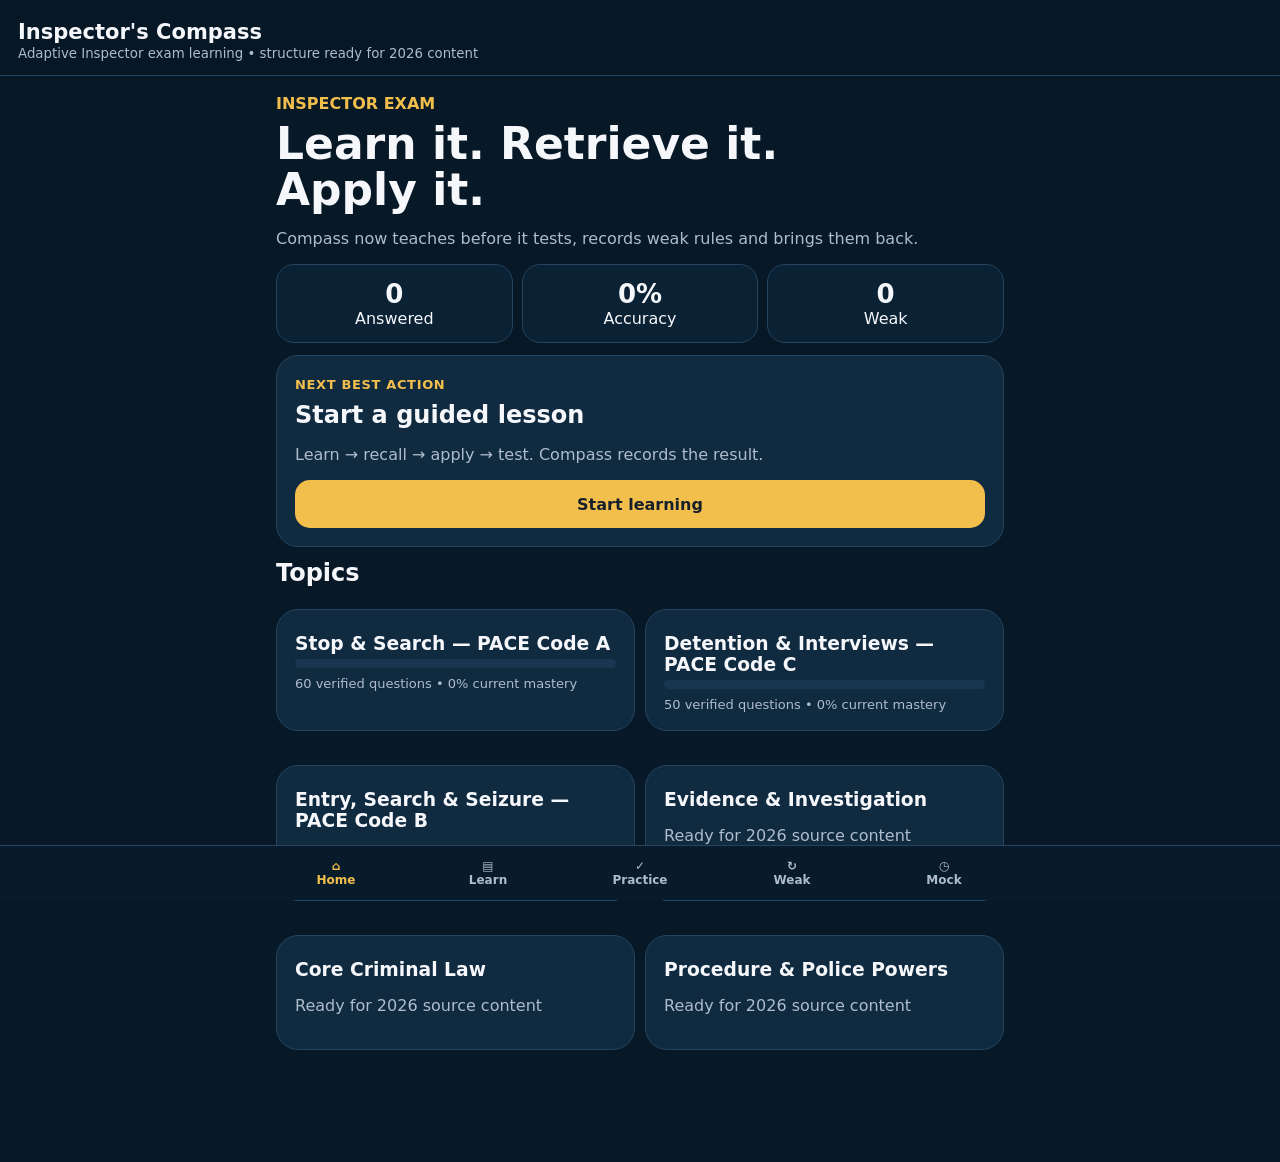
<file: Index-5.html>
<!doctype html>
<html lang="en">
<head>
<meta charset="utf-8">
<meta name="viewport" content="width=device-width,initial-scale=1,viewport-fit=cover">
<title>Inspector's Compass</title>
<style>
:root{--bg:#071827;--panel:#102a40;--panel2:#0b2134;--line:#24445f;--text:#f5f7fb;--muted:#aebccc;--gold:#f2bf4d;--good:#5fc78b;--bad:#ee7d7d}
*{box-sizing:border-box}body{margin:0;background:var(--bg);color:var(--text);font-family:system-ui,-apple-system,Segoe UI,Roboto,sans-serif}
header{padding:20px 18px 14px;border-bottom:1px solid var(--line);position:sticky;top:0;background:#071827f5;z-index:3}
header b{font-size:21px}header small{display:block;color:var(--muted);margin-top:2px}
main{max-width:760px;margin:auto;padding:18px 16px 100px}.hero h1{font-size:34px;line-height:1.05;margin:8px 0}.gold{color:var(--gold);font-weight:800}.muted{color:var(--muted)}
.card{background:var(--panel);border:1px solid var(--line);border-radius:22px;padding:18px;margin:12px 0}.row{display:flex;gap:10px;flex-wrap:wrap}.row>*{min-width:0}
button{border:0;border-radius:15px;padding:14px 16px;font:inherit;font-weight:750;cursor:pointer;min-height:48px}.primary{background:var(--gold);color:#17202a}.secondary{background:#183650;color:var(--text);border:1px solid #31516b}.ghost{background:transparent;color:var(--text);border:1px solid var(--line)}
.wide{width:100%}.stats{display:grid;grid-template-columns:repeat(3,1fr);gap:9px}.stat{text-align:center;background:var(--panel2);padding:14px 5px;border:1px solid var(--line);border-radius:18px}.stat strong{font-size:26px;display:block}
.pill{display:inline-block;padding:6px 9px;border-radius:999px;background:#183650;color:var(--muted);font-size:13px;margin:3px}
.progress{height:9px;background:#183650;border-radius:99px;overflow:hidden}.progress i{display:block;height:100%;background:var(--gold)}
.option{display:block;width:100%;text-align:left;margin:9px 0;background:#17344d;color:var(--text);border:1px solid #31516b}.option.correct{border-color:var(--good);background:#123a31}.option.wrong{border-color:var(--bad);background:#44252c}
.feedback{border-left:4px solid var(--gold);padding-left:12px;margin-top:14px}.hidden{display:none!important}
nav{position:fixed;bottom:0;left:0;right:0;background:#081b2b;border-top:1px solid var(--line);display:flex;justify-content:center;z-index:5}
nav div{width:min(760px,100%);display:grid;grid-template-columns:repeat(5,1fr)}
nav button{border-radius:0;background:transparent;color:var(--muted);padding:13px 3px;font-size:12px}.active{color:var(--gold)!important}
h2{margin:8px 0 10px}h3{margin:5px 0}.lesson-step{font-size:13px;color:var(--gold);font-weight:800;letter-spacing:.05em}
.rule{font-size:20px;font-weight:800;line-height:1.25}.recall{background:#091d2e;border:1px dashed #48657d;border-radius:16px;padding:14px;margin:12px 0}
.topic-grid{display:grid;gap:10px}.mastery{font-size:13px;color:var(--muted);margin-top:8px}.danger{color:var(--bad)}.good{color:var(--good)}
@media(min-width:650px){.topic-grid{grid-template-columns:1fr 1fr}.hero h1{font-size:44px}}
</style>
</head>
<body>
<header><b>Inspector's Compass</b><small>Adaptive Inspector exam learning • structure ready for 2026 content</small></header>
<main id="app"></main>
<nav><div>
<button data-page="home">⌂<br>Home</button><button data-page="learn">▤<br>Learn</button><button data-page="practice">✓<br>Practice</button><button data-page="weak">↻<br>Weak</button><button data-page="mock">◷<br>Mock</button>
</div></nav>
<script>
const Q=[{"id": 1, "topic": "Stop & Search — PACE Code A", "question": "An Inspector is considering an initial section 60 authorisation after intelligence indicates rival groups may engage in serious violence in a town centre. Which statement correctly states the rank and one statutory route for an initial section 60 authorisation?", "options": ["Superintendent or above, on reasonable suspicion that violence may occur.", "Inspector or above, on reasonable belief that incidents involving serious violence may take place in a locality and that authorisation is expedient to prevent them.", "Sergeant or above, whenever offensive weapons might be present.", "Chief Inspector or above, but only after serious violence has already occurred."], "answer": 1, "explanation": "Code A 2.12-2.13 requires an officer of Inspector rank or above. One route is reasonable belief that incidents involving serious violence may take place in a locality and that it is expedient to give the authorisation to prevent them.", "reference": "CJPOA 1994 s.60; Code A 2.12-2.13 • Blackstone GPD 2023 Stop & Search pp. 9-10"}, {"id": 2, "topic": "Stop & Search — PACE Code A", "question": "A section 60 authorisation has been in force for 24 hours. Offences connected with the relevant activity have been committed and further use of the power appears necessary. Who may extend the authorisation, and for how long?", "options": ["Inspector or above, for a further 12 hours.", "Superintendent or above, for a further period not exceeding 24 hours.", "Chief Constable only, for a further 48 hours.", "Any officer who gave the original authorisation, for 24 hours."], "answer": 1, "explanation": "The supplied text states that an officer of Superintendent rank or above may extend a section 60 authorisation for a further period not exceeding 24 hours when the continuation conditions are met.", "reference": "CJPOA 1994 s.60; Code A / Keynote 3.1.4.10 • Blackstone GPD 2023 Stop & Search pp. 10-11"}, {"id": 3, "topic": "Stop & Search — PACE Code A", "question": "An Inspector gives an urgent section 60 authorisation orally. What must happen to the oral authorisation?", "options": ["It is invalid until a magistrate confirms it.", "It must be recorded in writing as soon as practicable, including the statutory particulars.", "It may remain oral for the whole authorised period.", "It must be confirmed by a Chief Inspector within one hour."], "answer": 1, "explanation": "Code A permits an oral authorisation in the specified circumstances, but it must be recorded in writing as soon as practicable with the required grounds, locality and period.", "reference": "CJPOA 1994 s.60; Code A 2.13 • Blackstone GPD 2023 Stop & Search pp. 9-11"}, {"id": 4, "topic": "Stop & Search — PACE Code A", "question": "A section 60 authorisation is in force in a defined locality. What is different about the grounds required for an individual search carried out under that authorisation?", "options": ["The searching constable must still have reasonable grounds to suspect that particular person.", "No individual reasonable suspicion is required, but the power must be exercised within the authorisation and Code A safeguards.", "The person must first consent.", "A Superintendent must approve each individual search."], "answer": 1, "explanation": "Section 60 is a suspicionless power once a valid authorisation is in force. The officer does not need reasonable grounds against the individual, but the authorisation and Code A limits still govern the search.", "reference": "CJPOA 1994 s.60; Code A 2.12 onwards • Blackstone GPD 2023 Stop & Search pp. 9-12"}, {"id": 5, "topic": "Stop & Search — PACE Code A", "question": "An officer believes a person may be carrying stolen property and is considering a section 1 PACE search. What two elements make up reasonable grounds for suspicion under the supplied Code A text?", "options": ["An honest suspicion and approval from a supervisor.", "A genuine suspicion in the officer's own mind and an objective basis for that suspicion.", "A previous conviction and presence in a high-crime area.", "A victim complaint and a refusal to answer questions."], "answer": 1, "explanation": "Code A describes a two-part test: the officer must genuinely suspect the object will be found and there must be an objective basis for that suspicion founded on facts, information or intelligence.", "reference": "PACE 1984 s.1; Code A 2.2 • Blackstone GPD 2023 Stop & Search pp. 5-6"}, {"id": 6, "topic": "Stop & Search — PACE Code A", "question": "An officer sees a person in an area associated with theft and recognises them as having previous convictions. Can previous convictions and general personal factors alone create reasonable grounds to search?", "options": ["Yes, if the officer knows the person has relevant convictions.", "Yes, if the area also has a high crime rate.", "No. Personal factors such as appearance or previous convictions cannot themselves provide the objective basis required.", "Only if a Sergeant agrees."], "answer": 2, "explanation": "The supplied Code A text states that reasonable suspicion can never be supported on personal factors alone; the officer needs an objective basis in current facts, information or intelligence.", "reference": "Code A 2.2A • Blackstone GPD 2023 Stop & Search p. 6"}, {"id": 7, "topic": "Stop & Search — PACE Code A", "question": "An officer has reliable current intelligence that a particular gang habitually carries knives at organised meetings. A person is objectively identifiable as a member of that gang and is attending such a meeting. How may the intelligence affect reasonable suspicion?", "options": ["It can never be relevant because group membership can never be considered.", "It may provide an objective basis for reasonable suspicion, subject to the specific Code A safeguards and the facts of the encounter.", "It automatically permits a strip search.", "It creates section 60 powers without an authorisation."], "answer": 1, "explanation": "Code A allows specific and reliable intelligence about a group or gang to contribute to reasonable suspicion where there is an objective connection between the person, the group and the prohibited articles.", "reference": "Code A 2.6-2.6A • Blackstone GPD 2023 Stop & Search pp. 6-7"}, {"id": 8, "topic": "Stop & Search — PACE Code A", "question": "An officer encounters a person whose behaviour, time and location appear unusual but has no other supporting facts. What does Code A say about a hunch or instinct?", "options": ["A hunch is enough if the officer has more than five years' service.", "A hunch alone cannot be justified as an objective basis for reasonable suspicion.", "A hunch is enough in a high-crime area.", "A hunch is enough if the search is brief."], "answer": 1, "explanation": "The supplied text makes clear that reasonable suspicion must have an objective basis; a hunch or instinct unsupported by objective grounds is insufficient.", "reference": "Code A 2.6B • Blackstone GPD 2023 Stop & Search p. 7"}, {"id": 9, "topic": "Stop & Search — PACE Code A", "question": "An officer has reasonable grounds to suspect a person but asks brief questions before deciding whether to search. What is the proper purpose of such questioning?", "options": ["To obtain a confession before searching.", "To clarify the person's behaviour or presence and potentially confirm or dispel the grounds for suspicion.", "To delay the person until a supervisor arrives.", "To create grounds where none existed by detaining the person for questioning."], "answer": 1, "explanation": "Code A 2.9 permits questions about behaviour or presence where reasonable grounds exist. Answers may confirm or dispel suspicion; a person must not be detained merely to find grounds through questioning.", "reference": "Code A 2.9 • Blackstone GPD 2023 Stop & Search pp. 7-8"}, {"id": 10, "topic": "Stop & Search — PACE Code A", "question": "A person gives a credible explanation which removes the factual basis for an officer's proposed search. What should the officer do?", "options": ["Search anyway because the officer had initially formed suspicion.", "Treat the explanation as irrelevant.", "Reassess the grounds; if suspicion is dispelled, the search should not proceed on the original basis.", "Arrest the person for refusing a search."], "answer": 2, "explanation": "Code A 2.9 recognises that preliminary questioning can dispel reasonable suspicion. If the objective basis disappears, the original search justification disappears with it.", "reference": "Code A 2.9 • Blackstone GPD 2023 Stop & Search pp. 7-8"}, {"id": 11, "topic": "Stop & Search — PACE Code A", "question": "An officer reasonably suspects that a pedestrian has stolen property concealed in a bag. Which power is the core statutory stop-and-search power for stolen or prohibited articles?", "options": ["PACE 1984 s.1.", "Misuse of Drugs Act 1971 s.23.", "Firearms Act 1968 s.47.", "CJPOA 1994 s.60 only."], "answer": 0, "explanation": "The Annex A table identifies PACE s.1 as the principal stop-and-search power for stolen or prohibited articles.", "reference": "PACE 1984 s.1; Code A Annex A • Blackstone GPD 2023 Stop & Search Annex A, pp. 24-25"}, {"id": 12, "topic": "Stop & Search — PACE Code A", "question": "An officer reasonably suspects that a driver has controlled drugs in the vehicle. Which power in Annex A applies?", "options": ["PACE 1984 s.1 only.", "Misuse of Drugs Act 1971 s.23.", "Firearms Act 1968 s.47.", "CJPOA 1994 s.60."], "answer": 1, "explanation": "Annex A identifies Misuse of Drugs Act 1971 s.23 as the stop-and-search power for controlled drugs.", "reference": "Misuse of Drugs Act 1971 s.23; Code A Annex A • Blackstone GPD 2023 Stop & Search Annex A, p. 24"}, {"id": 13, "topic": "Stop & Search — PACE Code A", "question": "An officer has the statutory grounds to search for firearms. Which power in Annex A is the principal firearms stop-and-search power?", "options": ["PACE 1984 s.1.", "Firearms Act 1968 s.47.", "Misuse of Drugs Act 1971 s.23.", "Police Reform Act 2002 Sch.4."], "answer": 1, "explanation": "Annex A lists Firearms Act 1968 s.47 for firearms searches in the statutory circumstances described there.", "reference": "Firearms Act 1968 s.47; Code A Annex A • Blackstone GPD 2023 Stop & Search Annex A, p. 24"}, {"id": 14, "topic": "Stop & Search — PACE Code A", "question": "An officer is searching school premises for an offensive weapon or bladed/sharply pointed article. Which statutory power is listed in Annex A?", "options": ["Criminal Justice Act 1988 s.139B.", "Crossbows Act 1987 s.4.", "Poaching Prevention Act 1862 s.2.", "Protection of Badgers Act 1992 s.10."], "answer": 0, "explanation": "Annex A lists Criminal Justice Act 1988 s.139B for offensive weapons and bladed or sharply pointed articles on school premises.", "reference": "Criminal Justice Act 1988 s.139B; Code A Annex A • Blackstone GPD 2023 Stop & Search Annex A, p. 25"}, {"id": 15, "topic": "Stop & Search — PACE Code A", "question": "Police suspect a person in a public place of possessing game or poaching equipment in circumstances engaging the statutory power. Which Act is listed in Annex A?", "options": ["Poaching Prevention Act 1862 s.2.", "Deer Act 1991 s.12 only.", "Wildlife and Countryside Act 1981 s.19 only.", "Sporting Events (Control of Alcohol etc.) Act 1985 s.7."], "answer": 0, "explanation": "Annex A lists Poaching Prevention Act 1862 s.2 for game or poaching equipment, exercisable in a public place.", "reference": "Poaching Prevention Act 1862 s.2; Code A Annex A • Blackstone GPD 2023 Stop & Search Annex A, p. 25"}, {"id": 16, "topic": "Stop & Search — PACE Code A", "question": "An officer starts a standard public stop and search under section 1 PACE. What clothing may the officer require the person to remove in public under the ordinary Code A rule?", "options": ["Outer coat, jacket and gloves.", "Shirt, trousers and shoes.", "Any clothing if the officer is the same sex.", "Headgear, footwear and all outer clothing in every case."], "answer": 0, "explanation": "Code A 3.5 states that the ordinary power does not allow a person to be required to remove clothing in public other than an outer coat, jacket or gloves, subject to the separate statutory exceptions described in the text.", "reference": "Code A 3.5 • Blackstone GPD 2023 Stop & Search p. 16"}, {"id": 17, "topic": "Stop & Search — PACE Code A", "question": "An officer needs a more thorough search that requires removal of more than an outer coat, jacket or gloves. What safeguard applies?", "options": ["It may be done in public if a second officer is present.", "It must be conducted out of public view and by an officer of the same sex, subject to the Code's detailed rules.", "It may only be done by an Inspector.", "It always requires arrest first."], "answer": 1, "explanation": "Code A 3.6 requires a more thorough search involving removal of more clothing to be conducted out of public view and by an officer of the same sex, with the additional safeguards in the Code.", "reference": "Code A 3.6 • Blackstone GPD 2023 Stop & Search p. 16"}, {"id": 18, "topic": "Stop & Search — PACE Code A", "question": "An officer is searching for a tiny item that could reasonably be hidden in a person's hair. May the person's hair be searched in public?", "options": ["No, hair can never be searched during a public stop and search.", "Yes, where the object sought could reasonably be concealed there and the search is proportionate.", "Only after arrest.", "Only by a medical practitioner."], "answer": 1, "explanation": "Code A 3.5 says the extent of a search must depend on what is suspected of being carried and notes that a person's hair may be searched in public.", "reference": "Code A 3.3-3.5 • Blackstone GPD 2023 Stop & Search p. 16"}, {"id": 19, "topic": "Stop & Search — PACE Code A", "question": "An officer is searching for an item small enough to be concealed inside a coat pocket. Which principle controls how far the search may go?", "options": ["The officer may search every part of the person's clothing regardless of the object sought.", "The extent of the search must be reasonably related to where the object could be concealed.", "The search must always include removal of footwear.", "The search may never include putting hands inside pockets."], "answer": 1, "explanation": "Code A 3.3-3.5 links the extent of the search to the nature of the object sought. Officers may search places where it could reasonably be concealed and should not go further than necessary.", "reference": "Code A 3.3-3.5 • Blackstone GPD 2023 Stop & Search p. 16"}, {"id": 20, "topic": "Stop & Search — PACE Code A", "question": "A stop-and-search detention is taking longer than necessary because officers are waiting for paperwork that could be completed afterwards. Which Code A principle is engaged?", "options": ["Detention for search should be kept to the minimum necessary.", "Any stop and search may last up to six hours.", "Only a supervisor may decide when a search ends.", "The person must remain until a written record is printed."], "answer": 0, "explanation": "Code A states that detention for the purposes of a search must be kept to the minimum necessary and the search should normally take place at or near the place of the stop.", "reference": "Code A 1.2 and 3.4 • Blackstone GPD 2023 Stop & Search pp. 2, 16"}, {"id": 21, "topic": "Stop & Search — PACE Code A", "question": "Before searching a detained person, an officer gives the grounds and object but not their identity or station. Which statement is correct?", "options": ["That is sufficient because grounds and object are the only mandatory information.", "The officer must also provide the identity/station information required by Code A before the search, subject to the stated safety exception.", "Identity is required only after the search.", "Identity is required only if an arrest follows."], "answer": 1, "explanation": "Code A 3.8 requires specified information before the search, including the officer's identity details and police station, subject to the permitted exception where naming the officer creates a genuine risk.", "reference": "PACE 1984 s.2; Code A 3.8 • Blackstone GPD 2023 Stop & Search p. 17"}, {"id": 22, "topic": "Stop & Search — PACE Code A", "question": "An officer is about to carry out a section 1 PACE search. What must the person be told about the object of the search?", "options": ["Only that the officer is conducting a lawful search.", "The object of the search in terms of the article or articles being looked for.", "The maximum sentence for any offence discovered.", "The name of the custody officer."], "answer": 1, "explanation": "Code A 3.8 requires a clear explanation of the object of the search in terms of the article or articles for which there is a power to search.", "reference": "PACE 1984 s.2; Code A 3.8 • Blackstone GPD 2023 Stop & Search p. 17"}, {"id": 23, "topic": "Stop & Search — PACE Code A", "question": "An officer is not in uniform and intends to carry out a stop and search. What additional step is required before the search?", "options": ["Obtain written Inspector authority.", "Show their warrant card.", "Call a uniformed officer to conduct the search.", "Arrest the person first."], "answer": 1, "explanation": "Code A 3.8 requires an officer not in uniform to show their warrant card before the search.", "reference": "PACE 1984 s.2; Code A 3.8 • Blackstone GPD 2023 Stop & Search p. 17"}, {"id": 24, "topic": "Stop & Search — PACE Code A", "question": "A person is detained for a search under a statutory power requiring reasonable suspicion. What must the officer explain about the grounds?", "options": ["The officer need only say 'intelligence received'.", "The officer must explain the grounds for the search, not merely state the statutory power.", "The grounds can be withheld in every case.", "Grounds are required only if something is found."], "answer": 1, "explanation": "Code A 3.8 requires the grounds for the search to be explained where the power depends on reasonable suspicion.", "reference": "PACE 1984 s.2; Code A 3.8 • Blackstone GPD 2023 Stop & Search p. 17"}, {"id": 25, "topic": "Stop & Search — PACE Code A", "question": "A person is about to be searched and asks whether they can obtain a copy of the search record. What should the officer tell them?", "options": ["They have no entitlement unless arrested.", "They are entitled to the record in accordance with the Code and must be told how it can be obtained.", "Only their solicitor can obtain it.", "The record is confidential to police."], "answer": 1, "explanation": "Code A requires the person to be informed of their entitlement to a copy/access to the search record and the mechanism for obtaining it.", "reference": "PACE 1984 s.3; Code A 3.8 and 4.2 • Blackstone GPD 2023 Stop & Search pp. 17-20"}, {"id": 26, "topic": "Stop & Search — PACE Code A", "question": "A search does not result in arrest and making an immediate written record is wholly impracticable because of serious public disorder. When must the officer make the record?", "options": ["Only if the person later asks for one.", "As soon as practicable after the search.", "Within seven days.", "Before the end of the officer's next tour."], "answer": 1, "explanation": "Code A 4.1 requires the record to be made on the spot unless that is wholly impracticable; if so, it must be made as soon as practicable afterwards.", "reference": "Code A 4.1 • Blackstone GPD 2023 Stop & Search p. 19"}, {"id": 27, "topic": "Stop & Search — PACE Code A", "question": "A person is searched but not arrested and is not given a copy of the record at the scene. How long do they have to request access to the record?", "options": ["14 days.", "28 days.", "Three months from the date of the search.", "One year."], "answer": 2, "explanation": "The supplied Code A text states that where a copy is not provided at the time, the person may apply for a copy/access within three months.", "reference": "PACE 1984 s.3; Code A 4.2 • Blackstone GPD 2023 Stop & Search pp. 18-20"}, {"id": 28, "topic": "Stop & Search — PACE Code A", "question": "A stop and search leads directly to arrest. How may the search record be made?", "options": ["No record is required because an arrest occurred.", "It may be made as part of the person's custody record at the police station.", "It must be sent to a magistrates' court.", "It must be completed only after charge."], "answer": 1, "explanation": "Code A provides that where a search results in arrest, the search record may be made as part of the person's custody record.", "reference": "Code A 4.2B • Blackstone GPD 2023 Stop & Search p. 20"}, {"id": 29, "topic": "Stop & Search — PACE Code A", "question": "Police search a vehicle and two occupants for the same object on the same grounds. Which recording rule applies?", "options": ["One record can cover everyone because the grounds are the same.", "A separate record must be made for each person searched; where a person and vehicle are searched on the same object and grounds, that person's record can also cover the vehicle search.", "Only the driver needs a record.", "No record is needed for the vehicle."], "answer": 1, "explanation": "Code A 4.5 requires a record for each person and each vehicle searched, but allows one record to cover a person and vehicle where the object and grounds are the same. More than one person searched requires separate person records.", "reference": "Code A 4.5 • Blackstone GPD 2023 Stop & Search p. 21"}, {"id": 30, "topic": "Stop & Search — PACE Code A", "question": "An unattended vehicle is searched under a statutory stop-and-search power. What must officers do after the search?", "options": ["Wait until the owner returns.", "Leave the required notice on or in the vehicle stating that it has been searched and giving the prescribed information.", "Tow the vehicle in every case.", "Notify the local authority."], "answer": 1, "explanation": "The supplied text requires a notice to be left on or in an unattended vehicle after search, with the required information and route to obtain the search record.", "reference": "Code A 4.8-4.9; Keynote 3.1.5.2 • Blackstone GPD 2023 Stop & Search pp. 18, 21"}, {"id": 31, "topic": "Stop & Search — PACE Code A", "question": "An officer records the grounds for a search simply as 'known thief in a high-crime area'. What is the problem?", "options": ["The record need only identify the person's previous convictions.", "The record should briefly but informatively explain the reason for suspecting the person, with reference to the information and/or intelligence on which it was based.", "Grounds never need to be recorded.", "Only the outcome of the search matters."], "answer": 1, "explanation": "Code A 4.6 requires the grounds entry to explain briefly but informatively why the person was suspected, with reference to the information and/or intelligence relied on.", "reference": "Code A 4.6 • Blackstone GPD 2023 Stop & Search p. 21"}, {"id": 32, "topic": "Stop & Search — PACE Code A", "question": "An officer stops a person in a public place merely to ask where they are going and why, without using a statutory stop-and-search power. What is the national recording requirement under the supplied Code A text?", "options": ["A full stop-and-search record is mandatory.", "There is no national requirement to record that non-statutory encounter or give a receipt merely because the officer asked such questions.", "The encounter must be authorised by an Inspector.", "The person must provide fingerprints."], "answer": 1, "explanation": "The Code states there is no national requirement to record encounters not governed by statutory stop-and-search powers merely because an officer asks a person to account for themselves, their actions, behaviour, presence or possession.", "reference": "Code A 4.12 • Blackstone GPD 2023 Stop & Search p. 22"}, {"id": 33, "topic": "Stop & Search — PACE Code A", "question": "A person searched speaks very little English and appears not to understand the information being given. What should the officer do?", "options": ["Proceed without explaining anything because the power is statutory.", "Take reasonable steps to bring the required information to the person's attention, using appropriate assistance or material where practicable.", "Arrest the person for non-cooperation.", "Abandon every lawful search involving a language barrier."], "answer": 1, "explanation": "Code A requires reasonable steps to make the required information understood where the person does not appear to understand English, including appropriate interpretation or explanatory material where practicable.", "reference": "Code A 3.10-3.11 • Blackstone GPD 2023 Stop & Search p. 18"}, {"id": 34, "topic": "Stop & Search — PACE Code A", "question": "A supervisor reviews a set of stop-and-search records at the end of a tour. What is a core supervisory responsibility?", "options": ["Check that powers are being used lawfully and appropriately, including scrutinising recorded grounds.", "Delete records where nothing was found.", "Approve only searches that led to arrest.", "Require a magistrate to countersign every search."], "answer": 0, "explanation": "Code A 5.1 onwards requires supervisors to monitor the use of stop-and-search powers and scrutinise records, including the grounds recorded and the way powers are being exercised.", "reference": "Code A 5.1-5.4 • Blackstone GPD 2023 Stop & Search p. 23"}, {"id": 35, "topic": "Stop & Search — PACE Code A", "question": "A supervisor identifies repeated searches by an officer where the recorded grounds do not support reasonable suspicion. What should the supervisor do?", "options": ["Ignore the issue unless a complaint is made.", "Review the circumstances and take appropriate action where misuse or a breach of standards is identified.", "Automatically dismiss the officer.", "Erase the search records."], "answer": 1, "explanation": "The supervision section requires active scrutiny and appropriate action where misuse is identified; the response depends on the facts and may include performance or misconduct processes.", "reference": "Code A 5.5-5.6 • Blackstone GPD 2023 Stop & Search p. 23"}, {"id": 36, "topic": "Stop & Search — PACE Code A", "question": "Police are planning stop-and-search activity involving children. What safeguarding duty is emphasised by Code A?", "options": ["Children must always be arrested before search.", "Police must have regard to the need to safeguard and promote the welfare of persons under 18.", "Every child search requires parental presence.", "Every child search must take place at a police station."], "answer": 1, "explanation": "Code A 1.1 refers to the duty under section 11 Children Act 2004 to have regard to the need to safeguard and promote the welfare of children.", "reference": "Children Act 2004 s.11; Code A 1.1 • Blackstone GPD 2023 Stop & Search p. 2"}, {"id": 37, "topic": "Stop & Search — PACE Code A", "question": "An officer has no statutory search power but asks a person to agree voluntarily to being searched in the street. What does Code A say?", "options": ["The search is lawful if the person signs a consent form.", "An officer must not search a person merely by consent where no statutory power applies, apart from the limited entry-condition exception described in the Code.", "Consent creates a temporary section 1 PACE power.", "Consent searches are allowed only for people over 18."], "answer": 1, "explanation": "Code A 1.5 prohibits routine consent searches where no statutory power exists, apart from the specific exception for searches as a condition of entry to premises such as sports grounds.", "reference": "Code A 1.5 • Blackstone GPD 2023 Stop & Search p. 2"}, {"id": 38, "topic": "Stop & Search — PACE Code A", "question": "An officer breaches important Code A safeguards during a search and evidence is later relied on in court. What consequence does Code A identify?", "options": ["The evidence is automatically destroyed.", "The evidence may be open to challenge in court.", "The prosecution automatically ends.", "The officer is automatically imprisoned."], "answer": 1, "explanation": "Code A 1.6 states that evidence obtained where the Code's provisions are not observed may be open to challenge.", "reference": "Code A 1.6 • Blackstone GPD 2023 Stop & Search p. 2"}, {"id": 39, "topic": "Stop & Search — PACE Code A", "question": "A stand-alone section 60AA authorisation is being considered, rather than relying on an existing section 60 authorisation. Which statement best reflects the authorisation route described in the supplied material?", "options": ["Any constable may create the power whenever a face covering is seen.", "An Inspector or above may authorise the power for a locality where the statutory test concerning activities involving offences is met; the individual constable must still reasonably believe an item is worn wholly or mainly to conceal identity before requiring removal.", "A magistrate must authorise every use.", "A Superintendent must personally identify every person wearing a face covering."], "answer": 1, "explanation": "The supplied section 60AA material distinguishes the area authorisation from the individual constable's exercise of the removal power. The latter depends on a reasonable belief that the item is worn wholly or mainly to conceal identity.", "reference": "CJPOA 1994 s.60AA; Keynote 3.1.4.9-3.1.4.10 • Blackstone GPD 2023 Stop & Search pp. 12-13"}, {"id": 40, "topic": "Stop & Search — PACE Code A", "question": "A person refuses a lawful requirement by a constable to remove an item under section 60AA. What is the legal consequence identified in the supplied material?", "options": ["No offence is committed.", "A specific offence is committed under section 60AA(7).", "Only a civil penalty is available.", "The refusal merely ends the encounter."], "answer": 1, "explanation": "The Keynote expressly identifies failure to comply with a lawful section 60AA requirement as an offence under section 60AA(7).", "reference": "CJPOA 1994 s.60AA(7); Keynote 3.1.4.14 • Blackstone GPD 2023 Stop & Search p. 14"}, {"id": 41, "topic": "Stop & Search — PACE Code A", "question": "A constable reasonably believes that an item worn for religious reasons is also being worn wholly or mainly to conceal identity, and a lawful removal power is engaged. What handling does the Code recommend where practicable?", "options": ["Remove it immediately in full public view.", "Allow removal out of public view and in the presence of an officer of the same sex.", "Only a Superintendent may be present.", "Religious items can never be removed even where the statutory test is met."], "answer": 1, "explanation": "The religious-sensitivities Keynote says that where removal is required, it should where practicable occur out of public view and in the presence of an officer of the same sex.", "reference": "Code A Keynote 3.1.4.12 • Blackstone GPD 2023 Stop & Search p. 14"}, {"id": 42, "topic": "Stop & Search — PACE Code A", "question": "An Inspector is briefing officers on the meaning of 'dangerous instruments' for section 60 purposes. What does the supplied text mean by 'dangerous instruments'?", "options": ["Only firearms.", "Instruments which have a blade or are sharply pointed.", "All offensive weapons and any object capable of harm.", "Controlled drugs."], "answer": 1, "explanation": "The section 60 material defines dangerous instruments as instruments which have a blade or are sharply pointed. Offensive weapons are a separate category in the statutory wording.", "reference": "CJPOA 1994 s.60; Keynote 3.1.4.7 • Blackstone GPD 2023 Stop & Search pp. 10-11"}, {"id": 43, "topic": "Stop & Search — PACE Code A", "question": "A constable is considering one of the specified Schedule 5 TPIM search powers. Do those powers always require reasonable grounds to suspect that the individual is contravening the TPIM or carrying the item sought?", "options": ["No. The supplied Code A text states that the specified TPIM powers do not require reasonable grounds of suspicion in the way ordinary suspicion-based powers do.", "Yes, and the suspicion must be confirmed by an Inspector.", "Yes, but only in private premises.", "Yes, but only for persons under 18."], "answer": 0, "explanation": "The TPIM section explains that the specified Schedule 5 powers may be exercised without the ordinary reasonable-suspicion requirement.", "reference": "TPIM Act 2011 Sch.5; Code A 2.18A-2.20 • Blackstone GPD 2023 Stop & Search p. 15"}, {"id": 44, "topic": "Stop & Search — PACE Code A", "question": "A search warrant is issued under the TPIM Schedule 5 warrant provision described in Code A 2.20. Within what period must the search be carried out?", "options": ["24 hours.", "Seven days from issue.", "28 days.", "Three months."], "answer": 1, "explanation": "Code A 2.20 states that a search under that warrant must be carried out within seven days of issue.", "reference": "TPIM Act 2011 Sch.5; Code A 2.20 • Blackstone GPD 2023 Stop & Search p. 15"}, {"id": 45, "topic": "Stop & Search — PACE Code A", "question": "Under the same TPIM warrant provision, an officer is checking how often the individual may be searched. How many times may the individual be searched under that warrant within its validity period?", "options": ["Once.", "Twice.", "Unlimited times.", "Once per day."], "answer": 0, "explanation": "The supplied text states that the individual may be searched on one occasion only within the warrant period.", "reference": "TPIM Act 2011 Sch.5; Code A 2.20 • Blackstone GPD 2023 Stop & Search p. 15"}, {"id": 46, "topic": "Stop & Search — PACE Code A", "question": "An officer is recording the self-defined ethnicity of a person searched. Which Annex B code corresponds to 'White - British'?", "options": ["W1.", "M1.", "A1.", "B1."], "answer": 0, "explanation": "Annex B lists 'White - British' as W1.", "reference": "Code A Annex B • Blackstone GPD 2023 Stop & Search Annex B, p. 25"}, {"id": 47, "topic": "Stop & Search — PACE Code A", "question": "A designated Community Support Officer has lawfully detained a person under the Police Reform Act 2002 powers shown in Annex C. For what may the designated CSO search the detained person without consent under the relevant Schedule 4 power?", "options": ["Any controlled drugs.", "Objects that might be used to cause physical injury or to assist escape.", "Evidence of any offence whatsoever.", "Documents proving identity only."], "answer": 1, "explanation": "Annex C identifies the designated CSO power to search a lawfully detained person for objects that might cause physical injury or assist escape.", "reference": "Police Reform Act 2002 Sch.4; Code A Annex C • Blackstone GPD 2023 Stop & Search Annex C, p. 25"}, {"id": 48, "topic": "Stop & Search — PACE Code A", "question": "An officer is considering a search under section 4 Crossbows Act 1987. Which description matches the Annex A entry?", "options": ["Crossbows or parts of crossbows, subject to the statutory description, with the power exercisable anywhere except dwellings.", "Only knives carried by persons under 18.", "Only air weapons in public places.", "Only bows carried at sporting events."], "answer": 0, "explanation": "Annex A lists Crossbows Act 1987 s.4 for crossbows or parts of crossbows, subject to the statutory description in the table, and states the power is exercisable anywhere except dwellings.", "reference": "Crossbows Act 1987 s.4; Code A Annex A • Blackstone GPD 2023 Stop & Search Annex A, p. 25"}, {"id": 49, "topic": "Stop & Search — PACE Code A", "question": "Police are exercising the Protection of Badgers Act 1992 search power listed in Annex A. Where does the Annex A table state the power is exercisable?", "options": ["In a public place only.", "Anywhere.", "Anywhere except dwellings.", "Only on Crown land."], "answer": 1, "explanation": "Annex A lists the Protection of Badgers Act search power as exercisable anywhere.", "reference": "Protection of Badgers Act 1992; Code A Annex A • Blackstone GPD 2023 Stop & Search Annex A, p. 25"}, {"id": 50, "topic": "Stop & Search — PACE Code A", "question": "Police are exercising the Wildlife and Countryside Act 1981 search power listed in Annex A. Where does the Annex A table state the power is exercisable?", "options": ["Anywhere except dwellings.", "In public places only.", "Inside dwellings only.", "Only in national parks."], "answer": 0, "explanation": "Annex A lists the Wildlife and Countryside Act search power as exercisable anywhere except dwellings.", "reference": "Wildlife and Countryside Act 1981; Code A Annex A • Blackstone GPD 2023 Stop & Search Annex A, p. 25"},{"id":51,"topic":"Detention & Interviews — PACE Code C","question":"A patrol officer asks a motorist solely for their name and whether they own the car. No investigation-related questions are put.\n\nWhich approach complies with Code C?","options":["Give a caution before any identity question.","Ask without caution because the questions solely establish identity and vehicle ownership.","Caution only if the officer wears plain clothes.","Require a solicitor before identifying the owner."],"answer":1,"explanation":"Paragraph 10.1(a) excepts questions put solely to establish identity or ownership of a vehicle; offence-related questioning after suspicion arises is different.","reference":"Code C 10.1(a)"},{"id":52,"topic":"Detention & Interviews — PACE Code C","question":"An officer with grounds under PACE s1 asks a suspect whether a sharp object is in their coat before beginning a lawful search, to conduct it safely.\n\nIs a caution required solely for this search-safety question?","options":["Yes, because an offence is suspected.","No, if asked in furtherance of the proper and effective conduct of the search.","Yes, unless the suspect volunteers the answer.","Only when a search finds stolen property."],"answer":1,"explanation":"Code C 10.1(c) excepts questions genuinely in furtherance of a proper search; using the exchange to investigate the offence would require separate consideration under 10.1.","reference":"Code C 10.1(c)"},{"id":53,"topic":"Detention & Interviews — PACE Code C","question":"A person attends a station voluntarily to be interviewed under caution about shoplifting. The interviewer prepares to caution them.\n\nWhat must the interviewer additionally explain at that time?","options":["The suspect is detained until the interview finishes.","They are not under arrest, must agree to be interviewed, and have applicable legal-advice and voluntary-interview rights.","They may leave only after an inspector authorises departure.","The caution removes their entitlement to legal advice."],"answer":1,"explanation":"Code C 10.2 requires the non-arrested suspect to be told they are not under arrest and informed of the voluntary-interview provisions in 3.21–3.22, including consent and legal advice.","reference":"Code C 10.2, 3.21–3.22"},{"id":54,"topic":"Detention & Interviews — PACE Code C","question":"A suspect being arrested is violently struggling and cannot engage with the arresting officer. An immediate caution is not practicable.\n\nWhat does Code C require?","options":["Give the caution instantly, irrespective of behaviour.","Give the caution as soon as practicable once the condition or behaviour no longer prevents it.","Omit the caution permanently if the arrest is on body-worn video.","Defer the caution until charge in all violent-arrest cases."],"answer":1,"explanation":"Paragraph 10.4(a) recognises impracticability due to condition or behaviour; the obligation resumes when it becomes practicable.","reference":"Code C 10.3–10.4; Code G section 3"},{"id":55,"topic":"Detention & Interviews — PACE Code C","question":"An authorised-place detainee has not been allowed an opportunity to consult a solicitor before an interview. Officers plan to rely on silence at trial.\n\nWhat is the implication for the caution and section 34 inferences?","options":["Use the standard inference caution and draw inferences routinely.","Use the Annex C alternative caution; section 34 inferences are restricted for that questioning.","Use the post-charge caution because legal advice has not arrived.","Do not caution at all before offence questioning."],"answer":1,"explanation":"The restriction in CJPOA 1994 s34(2A) and Code C Annex C prevents relevant section 34 inferences and requires the alternative caution where it applies.","reference":"Code C 10.6 and Annex C; CJPOA 1994 s34(2A)"},{"id":56,"topic":"Detention & Interviews — PACE Code C","question":"An officer delivers an otherwise accurate caution using slightly different words while retaining its full meaning.\n\nWhat is the consequence under Code C?","options":["Every variation is automatically a breach.","A minor deviation is not a breach if the sense is preserved.","A variation needs prior superintendent approval.","Variation is permitted only at a voluntary interview."],"answer":1,"explanation":"Code C 10.7 permits minor wording deviations if the sense of the relevant caution is preserved; genuine misunderstanding must still be addressed.","reference":"Code C 10.7 and Note 10D"},{"id":57,"topic":"Detention & Interviews — PACE Code C","question":"After a meal break, an interviewer reminds an alert suspect that they remain under caution. The suspect indicates understanding.\n\nMust the full caution be recited again?","options":["Yes, after any break exceeding 15 minutes.","No; the suspect must be aware they remain under caution, with full repetition if there is doubt.","Only if the solicitor asks for it.","Only after an overnight break."],"answer":1,"explanation":"Code C 10.8 requires awareness that the suspect remains under caution after any break; when there is doubt, the caution should be given again in full.","reference":"Code C 10.8"},{"id":58,"topic":"Detention & Interviews — PACE Code C","question":"An arrested burglary suspect is interviewed at an authorised place about jewellery found in their coat at arrest. Officers consider a CJPOA s36 special warning.\n\nWhich information must the warning convey before a proper inference can be drawn?","options":["Only that failure to answer will amount to another offence.","The investigated offence, fact to account for, suspected link, possibility of inference, and existence and potential evidential use of the interview record.","Only the suspected offence and the custody authorisation.","A promise that answering will automatically prevent prosecution."],"answer":1,"explanation":"Code C 10.10–10.11 sets out the five matters for the special warning, provided the Annex C restriction does not apply and all statutory prerequisites are met.","reference":"Code C 10.10–10.11; CJPOA 1994 s36"},{"id":59,"topic":"Detention & Interviews — PACE Code C","question":"A 15-year-old is properly cautioned upon arrest before any appropriate adult has arrived at the scene.\n\nWhat must happen when the appropriate adult is present?","options":["Nothing; the street caution always suffices.","Repeat the caution in the appropriate adult’s presence.","Give the caution again only if the child confesses.","Obtain a written waiver before any further caution."],"answer":1,"explanation":"Code C 10.12 requires repetition of a caution previously given without the appropriate adult to a juvenile or vulnerable person.","reference":"Code C 10.12"},{"id":60,"topic":"Detention & Interviews — PACE Code C","question":"Investigators want to give a vulnerable adult a section 36 special warning; the appropriate adult has not arrived.\n\nWhat does Code C require?","options":["Issue the warning now and repeat it later.","Do not give the paragraph 10.11 information until the appropriate adult is present.","Give the warning in writing without an appropriate adult.","Ask a sergeant to waive the requirement."],"answer":1,"explanation":"Code C 10.11A forbids giving the paragraph 10.11 special-warning information to a juvenile or vulnerable suspect without an appropriate adult.","reference":"Code C 10.11A"},{"id":61,"topic":"Detention & Interviews — PACE Code C","question":"An arresting officer cautions a suspect on the street; the entire interaction is captured by body-worn video.\n\nWhat does Code C require about documenting the caution?","options":["No separate record is needed whenever video exists.","Record the caution in the interviewer’s report book or interview record.","Record it only if the suspect refuses to answer.","The custody officer must create the only permitted record."],"answer":1,"explanation":"Code C 10.13 requires a record of cautions in the interviewer’s report book or interview record; video does not itself displace the Code wording.","reference":"Code C 10.13"},{"id":62,"topic":"Detention & Interviews — PACE Code C","question":"Following a proper caution, a driver refuses to supply information required under road-traffic legislation and invokes the right to silence.\n\nWhat should the officer explain?","options":["The caution removes the statutory duty to provide information.","The relevant legal consequences of refusal and that the caution does not alter them.","No consequence can follow until a solicitor arrives.","Refusal automatically proves the suspected motoring offence."],"answer":1,"explanation":"Code C 10.9 says the person should be informed of relevant consequences of refusing statutorily required information, which are not affected by the caution.","reference":"Code C 10.9"},{"id":63,"topic":"Detention & Interviews — PACE Code C","question":"A burglary witness unexpectedly says something that provides objective grounds to suspect them. The officer intends to question them further about their own involvement for evidential purposes.\n\nWhat must happen first?","options":["Complete the witness statement before cautioning.","Caution the person before asking further offence-related evidential questions.","Arrest automatically, even where necessity is absent.","Continue the exchange as an informal witness conversation."],"answer":1,"explanation":"Under Code C 10.1, when an answer gives grounds for suspicion, caution is required before further relevant offence questions whose answers or silence may be evidence.","reference":"Code C 10.1 and Note 10A"},{"id":64,"topic":"Detention & Interviews — PACE Code C","question":"A Welsh-speaking suspect in Wales asks for the caution in Welsh and the officer can give the approved wording accurately.\n\nWhat is permitted?","options":["Welsh is permitted only at a Crown Court.","The caution may be given in Welsh where use of Welsh is appropriate.","The suspect must prove inability to speak English first.","Only an inspector may authorise the Welsh caution."],"answer":1,"explanation":"Code C 10.5 expressly permits the approved Welsh caution where use of the Welsh language is appropriate.","reference":"Code C 10.5"},{"id":65,"topic":"Detention & Interviews — PACE Code C","question":"A station detainee has asked for a solicitor and has not been allowed an opportunity to consult before urgent questioning.\n\nWhich statement addresses silence inferences?","options":["A standard caution automatically makes s34 inferences available.","Section 34(2A) restricts adverse inference from the relevant silence; the alternative caution applies.","Inspector approval to interview removes the statutory restriction.","The restriction applies only when the detainee is under 18."],"answer":1,"explanation":"The absence of an allowed consultation opportunity engages CJPOA s34(2A); emergency interview authorisation does not itself permit an adverse inference prohibited by that subsection.","reference":"Code C 10.6 and Annex C; CJPOA s34(2A)"},{"id":66,"topic":"Detention & Interviews — PACE Code C","question":"On a public street, an officer asks a person reasonably suspected of robbery where they were when the offence occurred, intending to use their answers as evidence.\n\nDoes the location prevent this being an interview?","options":["Yes; an interview can occur only inside a designated suite.","No; questioning about suspected involvement requiring a caution is an interview irrespective of location.","Yes, unless the exchange exceeds 15 minutes.","Yes, if the person has not yet been arrested."],"answer":1,"explanation":"Code C 11.1A defines interview by the nature of offence-related questioning required to be under caution, not by location or duration; 11.1 separately restricts interviewing after arrest.","reference":"Code C 11.1A and 11.1"},{"id":67,"topic":"Detention & Interviews — PACE Code C","question":"A detained assault suspect tells an escorting officer, before the formal interview, that they struck the complainant in self-defence.\n\nWhat should the interviewer do at the start?","options":["Ignore the remark because it was outside the recorded interview.","After caution, put the significant statement to the suspect and ask for confirmation or denial and any additions.","Treat it as an automatic guilty plea.","Mention it only if the defence solicitor requests it."],"answer":1,"explanation":"Under Code C 11.4, a significant pre-interview statement heard by police staff and not previously put to the suspect must be put at the start of interview, with confirmation/denial and opportunity to add.","reference":"Code C 11.4–11.4A"},{"id":68,"topic":"Detention & Interviews — PACE Code C","question":"After arrest for burglary, officers seek to question a suspect at the scene because a co-suspect is about to destroy evidence; necessary questions can avert that risk.\n\nWhich approach accords with Code C?","options":["All scene interviews are prohibited after arrest.","A tightly limited urgent scene interview may occur if delaying until authorised detention would create the specified evidential risk; stop once averted.","The whole evidential interview may take place at the scene whenever convenient.","Only a court warrant permits urgent questions outside a station."],"answer":1,"explanation":"Paragraph 11.1 permits post-arrest questioning outside an authorised place only for specified risks, including interference with evidence; questioning must end when the relevant risk is averted.","reference":"Code C 11.1"},{"id":69,"topic":"Detention & Interviews — PACE Code C","question":"A 17-year-old in custody says they do not want an appropriate adult and asks to be interviewed at once. There is no urgent threat to people, property or evidence.\n\nWhat should the interviewing officer do?","options":["Interview if the young person signs a waiver.","Arrange an appropriate adult before interviewing, notwithstanding the request.","Interview if a custody sergeant assesses the detainee as mature.","Ask an inspector to dispense with the appropriate adult as a routine exception."],"answer":1,"explanation":"A person appearing under 18 is treated as a juvenile under 1.5. Paragraph 11.15 requires an appropriate adult unless a specific urgent exception applies; preference or apparent maturity does not dispense with that safeguard.","reference":"Code C 2023 paragraphs 1.5, 11.15 and 11.18–11.20"},{"id":70,"topic":"Detention & Interviews — PACE Code C","question":"A detained vulnerable adult is suspected of planting an explosive device that may detonate shortly. An appropriate adult cannot be located in time. The custody officer considers the person physically and mentally fit enough for narrowly focused questions.\n\nWhich safeguard governs an urgent interview without the appropriate adult?","options":["An inspector may authorise a full evidential interview for any serious offence.","A superintendent or above must assess the risks of delay and that the interview would not significantly harm the suspect; questioning must stop once the risk is averted.","An urgent interview is lawful only after a court warrant.","Urgency removes all requirements to record the grounds for interviewing."],"answer":1,"explanation":"Under paragraphs 11.18–11.20, a superintendent or above must consider the specified consequences of delay and be satisfied there would be no significant harm to the detainee’s physical or mental state. The interview must cease once enough information to avert the risk is obtained; grounds must be recorded.","reference":"Code C 2023 paragraphs 11.18–11.20 and 12.3"},{"id":71,"topic":"Detention & Interviews — PACE Code C","question":"During an interview, a solicitor challenges two misleading questions and advises the suspect to give no comment. The interviewer is irritated but can continue putting questions properly.\n\nWhich action is consistent with Code C paragraphs 6.9–6.10?","options":["Require the solicitor to leave whenever advice to remain silent disrupts the interviewing strategy.","Continue the interview; the described conduct does not meet the threshold for removal.","Stop the interview and have any inspector authorise the solicitor’s removal without hearing from them.","Remove the solicitor and allow the suspect to consult a replacement only after completing the interview."],"answer":1,"explanation":"Paragraph 6.9 permits requiring a solicitor to leave only if their conduct makes the interviewer unable properly to put questions. On these facts that threshold is not met. If it were met, 6.10 requires stopping the interview and consulting a superintendent if readily available, otherwise an independent inspector or above; the consulted officer speaks to the solicitor before deciding.","reference":"PACE Code C 2023 paragraphs 6.9–6.10"},{"id":72,"topic":"Detention & Interviews — PACE Code C","question":"A suspect has been interviewed for approximately two hours. They last ate three hours ago. The interviewer wishes to continue immediately because the account is developing, but identifies no specific risk from taking a break.\n\nWhat does Code C paragraph 12.8 require?","options":["Provide a short refreshment break at approximately the two-hour point, taking meal timing into account.","Delay all breaks until the suspect requests one, provided no interview exceeds four hours.","Provide a break only if the solicitor confirms that a pause will not interrupt the account.","Obtain inspector authorisation before any break taken during active questioning."],"answer":0,"explanation":"Code C 12.8 says short refreshment breaks shall be provided at approximately two-hour intervals. An interviewer may delay where reasonable grounds exist for one of the specified risks, including harm, serious property loss or damage, unnecessary delay of release, or prejudice to the investigation. No such grounds are present here.","reference":"PACE Code C 2023 paragraph 12.8; Note 12B"},{"id":73,"topic":"Detention & Interviews — PACE Code C","question":"A detainee is severely intoxicated and cannot understand ordinary questions. Investigators want an immediate interview solely because the normal custody period is approaching. There is no urgent risk of harm, alerting suspects, or loss of evidence.\n\nWhat is the proper course?","options":["Interview if the detainee signs a consent form.","Do not interview until fit; expiry of available detention time alone does not meet the urgent-interview criteria.","Interview if an appropriate adult is willing to attend.","A custody sergeant may dispense with fitness assessment by recording the pressure of time."],"answer":1,"explanation":"Paragraph 12.3 requires the custody officer to assess fitness and safeguard physical and mental health. Paragraph 11.18 allows specified urgent interviews only with superintendent assessment of the risks in paragraph 11.1 and absence of significant harm. Routine pressure from detention time alone does not establish that exception.","reference":"Code C 2023 paragraphs 12.3, 11.18–11.20 and 11.1"},{"id":74,"topic":"Detention & Interviews — PACE Code C","question":"An interview takes place in a temporary room with inadequate heating and lighting. Officers insist the detainee remain standing for the entire interview, although seating is available nearby.\n\nWhich statement accurately identifies the Code C interview safeguards engaged?","options":["Code C 12.4 addresses the interview environment and 12.6 prohibits requiring a person being questioned to stand.","Code C 11.7 prohibits standing only when an interview lasts more than one hour.","Code C 12.8 allows an interviewer to dispense with seating if a refreshment break is provided.","Code C 12.4 deals only with audio equipment; physical interview conditions are left entirely to officer discretion."],"answer":0,"explanation":"Code C paragraph 12.4 requires adequate interview conditions, including heating and lighting; paragraph 12.6 says people being questioned or making statements shall not be required to stand. The original question misattributed both rules to 11.7.","reference":"PACE Code C 2023 paragraphs 12.4 and 12.6"},{"id":75,"topic":"Detention & Interviews — PACE Code C","question":"An officer investigating a theft has put all relevant questions to the suspect, tested their innocent explanation, considered the other available evidence and reasonably believes there is now sufficient evidence to provide a realistic prospect of conviction.\n\nUnder Code C paragraph 11.6, what should happen to questioning about that offence?","options":["Continue until a confession is obtained, provided the 24-hour detention limit has not expired.","Cease the interview about that offence; the paragraph 11.6 conditions have been met.","Continue until every witness statement has been read aloud, whether relevant or not.","Refer continuation of questioning to a superintendent for automatic authorisation."],"answer":1,"explanation":"Paragraph 11.6 sets three cumulative conditions: all questions considered relevant to accurate and reliable information have been put, other available evidence has been considered, and the relevant officer reasonably believes there is sufficient evidence for a realistic prospect of conviction. Once these conditions are met, the interview about the offence must cease.","reference":"PACE Code C 2023 paragraph 11.6(a)–(c)"},{"id":76,"topic":"Detention & Interviews — PACE Code C","question":"A lawful urgent interview proceeds without functioning audio equipment and a written contemporaneous account is made.\n\nHow should the completed written record be verified?","options":["Ask the suspect to read/check it and sign or indicate disagreement under the applicable record procedure.","Keep it from the suspect until court proceedings.","Treat the interviewer’s signature as a substitute for all suspect verification.","Offer access only after the suspect is released."],"answer":0,"explanation":"Code C 11.7–11.13 governs written records: provide an opportunity to read or have the record read and to sign or record disagreement or refusal; ensure Code E exceptions also apply.","reference":"Code C 11.7–11.13; Code E"},{"id":77,"topic":"Detention & Interviews — PACE Code C","question":"A solicitor attends for a burglary suspect. The investigator withholds every detail of the suspected offence, alleging Code C prohibits pre-interview disclosure.\n\nWhat does Code C require?","options":["Give the entire prosecution and unused-material file.","Provide sufficient information about the offence and grounds for suspicion for effective defence rights, without necessarily disclosing details prejudicing the investigation.","Tell the solicitor only the charge code, irrespective of what the suspect could understand.","No information need be given before a confession."],"answer":1,"explanation":"Code C 11.1A requires sufficient information before interview for the suspect and solicitor to understand the offence and grounds for suspicion while allowing justified protection of investigation details; disclosure and timing must be recorded.","reference":"Code C 11.1A"},{"id":78,"topic":"Detention & Interviews — PACE Code C","question":"A suspect provides a prepared statement then answers no comment. At trial they rely on a significant additional fact omitted from the statement and interview.\n\nWhich proposition about a section 34 inference is accurate?","options":["The statement prevents every possible inference regardless of omitted facts.","An inference may be considered if statutory conditions are met and it would have been reasonable to mention the new fact when questioned.","No-comment answers automatically require an adverse inference.","A prepared statement cannot ever form part of the evidence."],"answer":1,"explanation":"CJPOA s34 permits a proper inference only where relevant statutory conditions are met; a prepared statement is not blanket protection for new facts first raised at trial.","reference":"CJPOA 1994 s34; Code C 10.5–10.6"},{"id":79,"topic":"Detention & Interviews — PACE Code C","question":"A detained suspect cannot understand English. A superintendent considers an urgent interview to identify the location of a hostage because obtaining an interpreter would cause serious delay. The proposed interviewer cannot speak the suspect’s language or otherwise communicate effectively.\n\nCan the interview proceed under the urgent-interview exception?","options":["Yes, if an inspector sits in on the interview.","No; the urgent exception for a missing interpreter still requires an interviewer who can communicate effectively in the suspect’s language or by other sufficient means.","Yes; any automated translation app is treated as an independent interpreter.","Yes, provided officers limit the interview to 15 minutes."],"answer":1,"explanation":"Paragraph 11.18(c) permits specified urgent questioning without an arranged interpreter only where the interviewer speaks the suspect’s language or otherwise establishes effective communication sufficient for the necessary questions. Paragraph 13.2 otherwise requires an interpreter.","reference":"Code C 2023 paragraphs 11.18(c), 11.19, 11.20 and 13.2"},{"id":80,"topic":"Detention & Interviews — PACE Code C","question":"A defendant alleges a confession was obtained by oppression during custody questioning. The prosecution disputes the allegation.\n\nWhat is the section 76(2) burden?","options":["The defence must prove oppression on the balance of probabilities.","The prosecution must prove beyond reasonable doubt that the confession was not obtained as alleged before it is admitted.","The accusation alone permanently excludes the confession without enquiry.","The custody officer decides admissibility."],"answer":1,"explanation":"Under PACE s76(2), when the relevant representation is made, a confession is inadmissible unless the prosecution proves beyond reasonable doubt that it was not obtained by oppression or qualifying unreliability.","reference":"PACE 1984 s76(2); Code C 11.5"},{"id":81,"topic":"Detention & Interviews — PACE Code C","question":"A suspect is to be interviewed in custody for an indictable offence. Working approved recording equipment is available and no exception applies.\n\nWhich recording procedure should be used?","options":["An officer may freely elect brief written notes instead.","Record in accordance with the applicable Code E audio-recording requirements, or Code F where visual recording is used.","Record only if the offence is homicide.","Wait until trial to produce the first interview record."],"answer":1,"explanation":"Code C 11.7 requires an accurate record and the relevant Code E/F provisions govern required recorded interviews; an officer cannot substitute discretionary notes when mandatory recording applies.","reference":"Code C 11.7; PACE Codes E and F"},{"id":82,"topic":"Detention & Interviews — PACE Code C","question":"During a juvenile suspect’s interview, the appropriate adult asks the officer to rephrase a confusing question and advises the juvenile. The officer demands total silence from the adult.\n\nWhich response reflects the Code?","options":["The adult must remain silent unless a solicitor asks them to intervene.","The appropriate adult may advise, support communication and help safeguard fairness; they are not a passive observer.","The adult can answer every substantive question for the juvenile.","The adult must leave whenever an investigator considers questioning slow."],"answer":1,"explanation":"Code C 11.17 and 1.7A give the appropriate adult an active safeguarding, advice and communication role; they do not displace the suspect’s own answers.","reference":"Code C 11.17 and 1.7A"},{"id":83,"topic":"Detention & Interviews — PACE Code C","question":"An officer has strong CCTV evidence of theft but does not ask the suspect about it or allow an innocent explanation before deciding the interview is complete.\n\nWhat interviewing principle is engaged?","options":["Evidence against the suspect must be withheld until trial.","The officer should pursue reasonable lines of enquiry and relevant questions, including a fair opportunity for an innocent explanation before applying the 11.6 cessation test.","Code C requires full disclosure of all unused material at interview.","An interview cannot mention video unless a supervisor attends."],"answer":1,"explanation":"Code C 11.6(a) expressly includes an opportunity to give an innocent explanation and questions testing its accuracy; Note 11B refers to reasonable lines of enquiry, towards or away from suspicion.","reference":"Code C 11.6(a) and Note 11B"},{"id":84,"topic":"Detention & Interviews — PACE Code C","question":"Before interview a detainee asks to consult their solicitor privately. An officer insists that the consultation take place in the officer’s hearing. No lawful delay is authorised.\n\nWhat right applies?","options":["The consultation may be overheard if the room is busy.","The detainee is entitled to private legal consultation; officers should arrange it subject to any valid statutory exception.","Only a written consultation is protected.","Privacy applies only after charge."],"answer":1,"explanation":"PACE s58 and Code C section 6 protect access to private legal advice; routine officer presence is incompatible with that entitlement.","reference":"PACE s58; Code C 6.1"},{"id":85,"topic":"Detention & Interviews — PACE Code C","question":"After charge for robbery, officers discover genuinely new evidence relevant to that offence. They propose narrowly focused additional questioning.\n\nWhich statement reflects Code C?","options":["Further questioning is never permitted after charge.","An interview may occur for the listed exceptions, including genuinely new evidence, subject to safeguards and relevant caution.","Any post-charge interview is permitted if the investigator is curious.","Only magistrates can authorise clarification questions."],"answer":1,"explanation":"Code C 16.5 prohibits interviewing after charge except specified necessities including prevention of harm/loss, clearing ambiguity, or new information coming to light; the applicable cautions and advice reminders still matter.","reference":"Code C 16.5"},{"id":86,"topic":"Detention & Interviews — PACE Code C","question":"A detained suspect arrives at a station after arrest. The custody officer plans to mention free legal advice for the first time just before interview.\n\nWhen should the detainee receive the rights information?","options":["Only after interview if the detainee did not ask.","As part of the initial custody information on arrival, together with the other required rights and written notice.","Only after an inspector reviews detention.","After the first detention review unless a solicitor attends."],"answer":1,"explanation":"Code C 3.1–3.2 requires rights information at the outset of police detention and a written notice; it must not routinely be withheld until interview.","reference":"Code C 3.1–3.2"},{"id":87,"topic":"Detention & Interviews — PACE Code C","question":"Investigators request a delay in access to legal advice for a detainee held for an indictable offence and identify specific statutory risks.\n\nWho may authorise the statutory delay under the ordinary PACE route?","options":["An inspector, whenever the offence is either-way.","A superintendent or above, if the qualifying statutory grounds and all safeguards are satisfied.","A custody sergeant, if the interview is urgent.","The officer in charge of the case, regardless of rank."],"answer":1,"explanation":"PACE s58(6) and Code C Annex B require authorisation by an officer of superintendent rank or above and satisfaction of the specific statutory conditions; indictable detention alone is insufficient.","reference":"PACE s58(6); Code C Annex B"},{"id":88,"topic":"Detention & Interviews — PACE Code C","question":"An indictable-offence detainee asks for a family member to be informed. Police have concrete grounds to believe immediate notification would alert unarrested accomplices.\n\nWhich decision is permitted under the applicable statutory rules?","options":["The request may be ignored whenever informing anyone is inconvenient.","A qualifying delay may be authorised under PACE s56 and Annex B on specified grounds by the appropriate authorising rank, recorded and kept under review.","A family member can never be informed before charge.","An officer may suppress notification without making any record."],"answer":1,"explanation":"PACE s56 and Code C Annex B permit only properly authorised and evidenced delays on specified grounds such as alerting others suspected of involvement, not convenience; grounds must be recorded.","reference":"PACE s56; Code C Annex B"},{"id":89,"topic":"Detention & Interviews — PACE Code C","question":"An inspector reviews a theft suspect’s continued detention. The solicitor asks to make representations before the review decision.\n\nWhich procedure is appropriate?","options":["Refuse all submissions because reviews are internal police decisions.","Provide the statutory opportunity to make representations, orally or in writing, before determining continued detention.","Hear submissions only if the suspect has been charged.","Receive submissions only after the review has been completed."],"answer":1,"explanation":"PACE s40 and Code C 15.3 provide an opportunity for representations before continued detention is authorised, subject to the specific Code exceptions.","reference":"PACE s40; Code C 15.3"},{"id":90,"topic":"Detention & Interviews — PACE Code C","question":"An inspector is due to undertake a statutory detention review. The detainee is asleep during a protected rest period; their solicitor is available to make representations.\n\nWhat is the correct approach under Code C?","options":["Wake the detainee so that the review can be performed at its due time.","Postpone the review automatically until the detainee wakes.","Carry out the review without waking the detainee, offer the solicitor an opportunity to make representations, and inform the detainee of the decision and reasons as soon as practicable after waking.","Miss the review and record it retrospectively when the detainee next requests legal advice."],"answer":2,"explanation":"Code C 15.3 expressly exempts a sleeping detainee from the opportunity to make representations at that review, while preserving the solicitor’s opportunity if available. Paragraph 15.7 requires the detainee to be informed of the outcome and reason as soon as practicable after waking. Sleep is not by itself a reason to defer the review.","reference":"PACE Code C 2023 paragraphs 15.3, 15.7, 15.16(a)"},{"id":91,"topic":"Detention & Interviews — PACE Code C","question":"A detainee has rested for only five hours in the last 24 and investigators want to start a routine interview at 03:00; no Code exception applies.\n\nWhat does Code C require?","options":["Five hours always suffices for an adult.","Provide a continuous rest period of at least eight hours in a 24-hour period, free from investigation-related interruption, subject to the Code exceptions.","Wake the detainee every two hours to renew the right to silence.","Rest is discretionary whenever custody time is limited."],"answer":1,"explanation":"Code C 12.2 provides at least eight continuous hours rest in any 24-hour period subject to its specified exceptions, normally at night.","reference":"Code C 12.2"},{"id":92,"topic":"Detention & Interviews — PACE Code C","question":"A detained suspect complains of sudden severe chest pain while custody officers are arranging an interview.\n\nWhat action takes precedence?","options":["Continue interview until the healthcare professional’s booked slot.","Secure immediate appropriate medical attention in accordance with Code C and clinical urgency.","Wait for inspector approval before summoning an ambulance.","Record the complaint only if the suspect asks twice."],"answer":1,"explanation":"Code C 9.5 requires appropriate medical attention as soon as reasonably practicable when a detainee appears physically or mentally ill, is injured, or requests examination; urgent chest pain calls for immediate clinical assessment.","reference":"Code C 9.5"},{"id":93,"topic":"Detention & Interviews — PACE Code C","question":"A 16-year-old is to be strip searched in custody, exposing intimate body parts. The young person has not requested that the appropriate adult leave, and there is no urgency or risk of serious harm.\n\nWhich arrangement complies with Annex A?","options":["The search must involve at least two people other than the detainee, including an appropriate adult; the searching officer must be the same sex as the detainee.","An inspector can authorise the searching officer to conduct the search alone.","The appropriate adult is excluded unless the young person expressly asks for one.","Two police officers may exclude the appropriate adult whenever their presence causes inconvenience."],"answer":0,"explanation":"Annex A paragraph 11(a) requires the searching officer to be the same sex. Paragraph 11(c) requires at least two people other than the detainee for strip searches exposing intimate body parts, one being the appropriate adult for a juvenile, subject to the stated urgency and juvenile-choice exceptions.","reference":"Code C 2023 Annex A paragraph 11(a)–(c)"},{"id":94,"topic":"Detention & Interviews — PACE Code C","question":"An intimate search is lawfully authorised to locate a concealed harmful article. A registered medical practitioner or nurse cannot reasonably practicably be obtained.\n\nWho may perform the search under the applicable statutory restriction?","options":["An appropriately selected constable of the same sex, within the narrow harmful-article exception.","Any available officer of either sex, without further safeguards.","A constable who chooses to search for Class A drugs as well.","Only the investigating inspector, irrespective of sex."],"answer":0,"explanation":"PACE s55 and Code C Annex A allow the narrow harmful-article exception where a suitable medical practitioner or nurse cannot practicably perform the search; same-sex rules and other safeguards remain.","reference":"PACE s55; Code C Annex A"},{"id":95,"topic":"Detention & Interviews — PACE Code C","question":"A superintendent authorises a lawful Annex B delay in a detainee’s access to legal advice. The investigating officer assumes an oral explanation is enough.\n\nWhat documentation is required?","options":["Nothing if delay is less than one hour.","Record the authorisation and the applicable reasons in the custody record, identifying the authorising officer as required.","Record it exclusively in the investigator’s private notebook.","Make a custody entry only after the suspect complains."],"answer":1,"explanation":"Code C 2.1–2.2 and Annex B require timely custody records of the relevant authority and grounds; the earlier Gemini citation to 3.5 alone is not the documentation rule.","reference":"Code C 2.1–2.2 and Annex B"},{"id":96,"topic":"Detention & Interviews — PACE Code C","question":"On booking into custody, a detainee refuses to reveal whether they possess sharp items and resists a search of their coat.\n\nWhich power applies?","options":["No search is lawful unless the detainee signs a consent form.","The custody officer may search or authorise a necessary custody search under PACE s54 and Code C 4.1, subject to the applicable safeguards.","Every custody search requires a magistrates’ warrant.","Only the arresting officer can search custody property."],"answer":1,"explanation":"PACE s54 and Code C 4.1 permit necessary custody property searches without detainee consent, subject to limits and Annex A for more intrusive searches.","reference":"PACE s54; Code C 4.1 and Annex A"},{"id":97,"topic":"Detention & Interviews — PACE Code C","question":"The investigator reasonably believes there is sufficient evidence for a realistic prospect of conviction for the sole offence being investigated.\n\nWhat should happen next under Code C 16.1?","options":["Continue interrogating until a confession is obtained.","Inform the custody officer without delay so the charging process can proceed in accordance with applicable CPS guidance.","Extend detention automatically by twelve hours.","Wait for a court to appoint the charging officer."],"answer":1,"explanation":"Code C 16.1 requires notification of the custody officer without delay once the realistic-prospect threshold is reasonably believed met, subject to its multi-offence qualification; charging action follows DPP guidance.","reference":"Code C 16.1–16.1B; PACE s37"},{"id":98,"topic":"Detention & Interviews — PACE Code C","question":"During detention, a suspect asks to consult Code C. A custody officer refuses because they believe the Codes are restricted internal manuals.\n\nWhat is the correct response?","options":["Deny access because the suspect is not legally represented.","Permit consultation; the Code must be available and the detainee must be informed of the entitlement.","Permit it only after an indictment is issued.","Offer access only if the detainee agrees to answer interview questions."],"answer":1,"explanation":"Code C 1.2 requires the Code to be available for detainees and the public; 3.1 includes notice of the right to consult the Codes.","reference":"Code C 1.2 and 3.1"},{"id":99,"topic":"Detention & Interviews — PACE Code C","question":"Accredited independent custody visitors arrive without prior notice and ask to inspect custody conditions and speak privately with consenting detainees.\n\nWhich general principle applies?","options":["All visits need 24 hours advance inspector permission.","Their statutory independent visiting scheme allows unannounced custody visits and confidential conversations with consenting detainees, subject to lawful scheme restrictions.","They may inspect empty cells but never approach detainees.","They may visit only in ordinary office hours."],"answer":1,"explanation":"The statutory independent custody visiting scheme under Police Reform Act s51 provides independent visits and rights of access under its code; the original Gemini citation to Code C Note 3D requires closer checking.","reference":"Police Reform Act 2002 s51; Independent Custody Visiting Code of Practice"},{"id":100,"topic":"Detention & Interviews — PACE Code C","question":"A former detainee requests a copy of their custody record eight months after release.\n\nWhat does Code C provide?","options":["The entitlement expires when the detainee physically leaves custody.","The detainee or their representative is entitled, on request, to a copy as soon as practicable within the 12-month post-release window.","A copy is available only after trial.","A court order is required for every copy request."],"answer":1,"explanation":"Code C 2.4A entitles a detainee, legal representative or appropriate adult to a copy on request when leaving detention or attending court and for twelve months after release.","reference":"Code C 2.4A"},{"id":101,"topic":"Stop & Search — PACE Code A","question":"An Inspector is evaluating intelligence regarding planned protest activity likely to cause serious disruption and considers authorising section 11 Public Order Act 2023. What is the minimum authorising rank and threshold?","options":["Inspector, if they reasonably believe specified protest-related offences may be committed in any locality within their police area.","Inspector, if they reasonably suspect any summary offence has occurred.","Superintendent, if satisfied beyond reasonable doubt that a public nuisance is taking place.","Sergeant, provided written grounds are lodged with a magistrate within 24 hours."],"answer":0,"explanation":"Section 11 permits an initial authorisation by an officer of Inspector rank or above where the statutory reasonable-belief test concerning specified protest-related offences is met.","reference":"Public Order Act 2023 s11; Code A 2.40–2.42 • supplied Blackstone POA/Stop & Search source"},{"id":102,"topic":"Stop & Search — PACE Code A","question":"What is the maximum initial period for a section 11 Public Order Act 2023 authorisation?","options":["No longer than appears reasonably necessary, up to a maximum of 24 hours.","A fixed 12 hours which cannot be shortened.","48 hours automatically upon signature.","7 days if the local authority is notified."],"answer":0,"explanation":"The authorised period must be no longer than appears reasonably necessary to prevent the specified offences and cannot exceed 24 hours.","reference":"Public Order Act 2023 s11; Code A 2.42 • supplied Blackstone POA/Stop & Search source"},{"id":103,"topic":"Stop & Search — PACE Code A","question":"An initial section 11 authorisation is expiring but the relevant protest activity continues. Who may extend it and for how long?","options":["Superintendent or above, for a further period of up to 24 hours.","Any Inspector, for an unlimited period.","Chief Constable only, for up to 7 days.","Superintendent, for a further period of up to 48 hours."],"answer":0,"explanation":"An officer of Superintendent rank or above may direct that the authorisation continue for a further period of up to 24 hours.","reference":"Public Order Act 2023 s11; Code A 2.42 • supplied Blackstone POA/Stop & Search source"},{"id":104,"topic":"Stop & Search — PACE Code A","question":"Which details must a section 11 Public Order Act 2023 authorisation specify?","options":["The grounds on which it was given, the locality in which the powers may be exercised, and the period for which it is in force.","Names and home addresses of all officers operating under it.","Serial numbers of all search equipment.","Names of all protest organisations expected in the area."],"answer":0,"explanation":"The authorisation specifies its grounds, the locality in which the powers may be exercised and the period for which it is in force.","reference":"Public Order Act 2023 s11; Code A 2.42 • supplied Blackstone POA/Stop & Search source"},{"id":105,"topic":"Stop & Search — PACE Code A","question":"An Inspector gives an urgent section 11 authorisation orally. What must happen afterwards?","options":["It must be recorded in writing as soon as practicable.","It is void unless witnessed by two members of the public.","It expires after two hours unless confirmed by a judge.","Only Inspectors may execute the search power."],"answer":0,"explanation":"An oral section 11 authorisation must be recorded in writing as soon as practicable afterwards.","reference":"Public Order Act 2023 s11; Code A 2.42 • supplied Blackstone POA/Stop & Search source"},{"id":106,"topic":"Stop & Search — PACE Code A","question":"Which is one of the specified protest-related offences relevant to a section 11 authorisation?","options":["Wilful obstruction of a highway involving activity causing serious disruption to two or more individuals.","Minor littering in a public park.","Careless driving under section 3 Road Traffic Act 1988.","Failure to pay a fixed penalty notice."],"answer":0,"explanation":"The supplied Code A material includes qualifying wilful obstruction of a highway among the specified protest-related offences.","reference":"Public Order Act 2023 s11; Code A 2.40 • supplied Blackstone POA/Stop & Search source"},{"id":107,"topic":"Stop & Search — PACE Code A","question":"A constable searches a person within a locality covered by a live section 11 authorisation. Must the constable have individual reasonable grounds to suspect that person is carrying a prohibited item?","options":["No. The power may be exercised without individual reasonable suspicion, within the terms of the authorisation.","Yes, but only suspicion of murder is sufficient.","Yes, unless the person verbally consents.","No, but a Superintendent must accompany every search."],"answer":0,"explanation":"Section 11 is a suspicionless stop-and-search power once a valid authorisation is in force; the individual constable does not need reasonable grounds regarding the person searched.","reference":"Public Order Act 2023 s11; Code A 2.40 • supplied Blackstone POA/Stop & Search source"},{"id":108,"topic":"Stop & Search — PACE Code A","question":"Which Public Order Act 2023 offences are included among the specified offences supporting section 11 powers?","options":["Locking on, causing serious disruption by tunnelling, and being present in a tunnel.","High treason.","Breach of bail conditions.","Drunk and disorderly conduct."],"answer":0,"explanation":"The supplied material includes locking on (s1), causing serious disruption by tunnelling (s3) and being present in a tunnel (s4).","reference":"Public Order Act 2023 ss1,3,4,11; Code A 2.40 • supplied Blackstone POA/Stop & Search source"},{"id":109,"topic":"Stop & Search — PACE Code A","question":"Under section 11 Public Order Act 2023, what items may a constable search for?","options":["Objects made, adapted or intended for use in the commission of specified protest-related offences.","Stolen mobile phones and counterfeit currency only.","Class A drugs only.","Unlicensed firearms and ammunition only."],"answer":0,"explanation":"The power concerns objects made or adapted for use in, or intended for use in, the commission of the specified protest-related offences.","reference":"Public Order Act 2023 s11; Code A 2.40 • supplied Blackstone POA/Stop & Search source"},{"id":110,"topic":"Stop & Search — PACE Code A","question":"After an Inspector gives a section 11 authorisation, who must they inform as soon as practicable?","options":["An officer of or above the rank of Superintendent.","The Home Secretary directly.","The chair of the local magistracy.","The IOPC."],"answer":0,"explanation":"The Inspector must, as soon as practicable, inform an officer of or above the rank of Superintendent.","reference":"Public Order Act 2023 s11; Code A 2.42 • supplied Blackstone POA/Stop & Search source"}];
const TOPICS=[
 {id:"A",name:"Stop & Search — PACE Code A",match:"Code A",ready:true},
 {id:"C",name:"Detention & Interviews — PACE Code C",match:"Code C",ready:true},
 {id:"B",name:"Entry, Search & Seizure — PACE Code B",ready:false},
 {id:"EVID",name:"Evidence & Investigation",ready:false},
 {id:"CRIM",name:"Core Criminal Law",ready:false},
 {id:"PROC",name:"Procedure & Police Powers",ready:false}
];
const LESSONS={
 A:[
  {title:"Reasonable suspicion",rule:"Suspicion must be genuine and objectively grounded; a hunch is not enough.",prompt:"Before searching, what two things must exist?",answer:"A genuine suspicion and an objective basis for it."},
  {title:"GOWISELY",rule:"Before the search, communicate the required information: grounds, object, warrant card where needed, identity/station, entitlement to a record, legal power and that the person is detained for search.",prompt:"Without looking, reconstruct GOWISELY.",answer:"Grounds • Object • Warrant card • Identity • Station • Entitlement • Legal power • You are detained."},
  {title:"Section 60",rule:"A valid s60 authorisation permits suspicionless searches within its scope. Inspector or above may authorise initially; Superintendent or above may extend.",prompt:"Who authorises initially, and who can extend?",answer:"Inspector+ initially; Superintendent+ extension."}
 ],
 C:[
  {title:"Custody learning loop",rule:"Code C questions are loaded. Use guided recall first, then apply the rule to scenarios and finish with MCQs.",prompt:"What should you identify first in a detention/interview question?",answer:"The legal stage, the person's status, the relevant safeguard and any time/rank requirement."},
  {title:"Exam method",rule:"Separate the general rule from exceptions. Rank, time limits, authorisations and vulnerable-person safeguards are high-value discriminators.",prompt:"What four details should make you slow down?",answer:"Rank • time • authorisation • vulnerability/safeguards."}
 ]
};
const KEY="inspectorsCompass.structure.v1";
let S=JSON.parse(localStorage.getItem(KEY)||'{"answered":0,"correct":0,"weak":{},"seen":{},"confidence":{},"lesson":{}}');
let page="home", session=[], qi=0, locked=false;
const app=document.getElementById("app");
const save=()=>localStorage.setItem(KEY,JSON.stringify(S));
const shuffle=a=>[...a].sort(()=>Math.random()-.5);
const byTopic=t=>Q.filter(q=>q.topic.includes(t));
function mastery(t){const qs=byTopic(t);let seen=qs.filter(q=>S.seen[q.id]).length;let weak=qs.filter(q=>S.weak[q.id]).length;return qs.length?Math.max(0,Math.round((seen-weak*.5)/qs.length*100)):0}
function shell(html){app.innerHTML=html;document.querySelectorAll("nav button").forEach(b=>b.classList.toggle("active",b.dataset.page===page))}
function home(){
 const weak=Object.keys(S.weak).length, acc=S.answered?Math.round(S.correct/S.answered*100):0;
 shell(`<section class="hero"><span class="gold">INSPECTOR EXAM</span><h1>Learn it. Retrieve it.<br>Apply it.</h1><p class="muted">Compass now teaches before it tests, records weak rules and brings them back.</p></section>
 <div class="stats"><div class="stat"><strong>${S.answered}</strong>Answered</div><div class="stat"><strong>${acc}%</strong>Accuracy</div><div class="stat"><strong>${weak}</strong>Weak</div></div>
 <div class="card"><span class="lesson-step">NEXT BEST ACTION</span><h2>${weak?"Repair weak areas":"Start a guided lesson"}</h2><p class="muted">${weak?"Your mistakes are waiting in the retry queue.":"Learn → recall → apply → test. Compass records the result."}</p><button class="primary wide" id="nextBest">${weak?"Repair weak areas":"Start learning"}</button></div>
 <h2>Topics</h2><div class="topic-grid">${TOPICS.map(t=>`<div class="card"><h3>${t.name}</h3>${t.ready?`<div class="progress"><i style="width:${mastery(t.match)}%"></i></div><div class="mastery">${byTopic(t.match).length} verified questions • ${mastery(t.match)}% current mastery</div>`:`<p class="muted">Ready for 2026 source content</p>`}</div>`).join("")}</div>`);
 document.getElementById("nextBest").onclick=()=>{page=weak?"weak":"learn";render()}
}
function learn(){
 shell(`<span class="lesson-step">GUIDED LEARNING</span><h1>Learn</h1><p class="muted">Choose a loaded topic. Each lesson makes you retrieve the rule before showing the answer.</p>
 ${["A","C"].map(id=>{let t=TOPICS.find(x=>x.id===id);return `<div class="card"><h2>${t.name}</h2><p>${(LESSONS[id]||[]).length} guided concepts • then scenario questions</p><button class="primary wide lessonStart" data-id="${id}">Start guided lesson</button></div>`}).join("")}
 <div class="card"><h2>2026 intake slots</h2><p class="muted">New book pages can be converted into: rule cards → active recall → scenarios → verified MCQs → weak-area retries. The app structure does not need rebuilding for each topic.</p></div>`);
 document.querySelectorAll(".lessonStart").forEach(b=>b.onclick=()=>lesson(b.dataset.id,0))
}
function lesson(id,n){
 const ls=LESSONS[id]||[]; if(n>=ls.length){startQuiz(byTopic(TOPICS.find(t=>t.id===id).match),5);return}
 const x=ls[n];
 shell(`<span class="lesson-step">LEARN • ${n+1}/${ls.length}</span><div class="card"><h2>${x.title}</h2><div class="rule">${x.rule}</div><div class="recall"><b>Retrieve it</b><p>${x.prompt}</p><button class="secondary" id="reveal">Reveal answer</button><div id="ans" class="hidden"><p class="good"><b>${x.answer}</b></p><p>How well did you know it?</p><div class="row"><button class="ghost conf" data-v="1">No idea</button><button class="ghost conf" data-v="2">Nearly</button><button class="ghost conf" data-v="3">Knew it</button></div></div></div></div>`);
 document.getElementById("reveal").onclick=()=>document.getElementById("ans").classList.remove("hidden");
 document.querySelectorAll(".conf").forEach(b=>b.onclick=()=>{S.confidence[id+":"+n]=+b.dataset.v;S.lesson[id]=(S.lesson[id]||0)+1;save();lesson(id,n+1)})
}
function practice(){
 shell(`<h1>Practice</h1><div class="card"><h2>Code A drill</h2><p class="muted">5 random verified questions.</p><button class="primary wide pStart" data-t="Code A">Start</button></div>
 <div class="card"><h2>Code C drill</h2><p class="muted">5 random verified questions.</p><button class="primary wide pStart" data-t="Code C">Start</button></div>
 <div class="card"><h2>Mixed retrieval</h2><p class="muted">Interleaves both loaded topics.</p><button class="primary wide" id="mixed">Start mixed</button></div>`);
 document.querySelectorAll(".pStart").forEach(b=>b.onclick=()=>startQuiz(byTopic(b.dataset.t),5));document.getElementById("mixed").onclick=()=>startQuiz(Q,10)
}
function startQuiz(pool,n){session=shuffle(pool).slice(0,Math.min(n,pool.length));qi=0;locked=false;showQ()}
function showQ(){
 if(!session.length){page="practice";render();return} if(qi>=session.length){finish();return}
 let q=session[qi]; shell(`<span class="lesson-step">APPLY • ${qi+1}/${session.length}</span><div class="card"><p class="muted">${q.topic}</p><h2>${q.question.replace(/\n/g,"<br>")}</h2><div id="opts">${q.options.map((o,i)=>`<button class="option" data-i="${i}">${String.fromCharCode(65+i)}. ${o}</button>`).join("")}</div><div id="fb"></div></div>`);
 document.querySelectorAll(".option").forEach(b=>b.onclick=()=>answer(+b.dataset.i))
}
function answer(i){
 if(locked)return;locked=true;let q=session[qi],ok=i===q.answer;S.answered++;S.seen[q.id]=(S.seen[q.id]||0)+1;if(ok){S.correct++;delete S.weak[q.id]}else S.weak[q.id]=(S.weak[q.id]||0)+1;save();
 document.querySelectorAll(".option").forEach((b,j)=>{if(j===q.answer)b.classList.add("correct");else if(j===i)b.classList.add("wrong");b.disabled=true});
 document.getElementById("fb").innerHTML=`<div class="feedback"><b class="${ok?"good":"danger"}">${ok?"Correct":"Not yet"}</b><p>${q.explanation}</p><p class="muted">${q.reference||""}</p><button class="primary" id="nq">${qi+1===session.length?"Finish":"Next question"}</button></div>`;document.getElementById("nq").onclick=()=>{qi++;locked=false;showQ()}
}
function finish(){let weakNow=session.filter(q=>S.weak[q.id]).length;shell(`<div class="card"><span class="lesson-step">SESSION COMPLETE</span><h1>${session.length} questions done</h1><p>${weakNow?`${weakNow} rule${weakNow>1?"s":""} added to your repair queue.`:"No unresolved errors from this set."}</p><button class="primary wide" id="homeBtn">Back to dashboard</button></div>`);document.getElementById("homeBtn").onclick=()=>{page="home";render()}}
function weak(){
 let ids=Object.keys(S.weak).map(Number),pool=Q.filter(q=>ids.includes(q.id));
 shell(`<h1>Weak-area repair</h1>${pool.length?`<div class="card"><h2>${pool.length} questions to repair</h2><p class="muted">Compass keeps missed questions here until you answer them correctly again.</p><button class="primary wide" id="repair">Start repair set</button></div>`:`<div class="card"><h2>Queue clear</h2><p class="muted">Missed questions will automatically appear here.</p></div>`}`);
 if(pool.length)document.getElementById("repair").onclick=()=>startQuiz(pool,Math.min(10,pool.length))
}
function mock(){
 shell(`<h1>Exam mode</h1><div class="card"><span class="lesson-step">TIMED / MIXED STRUCTURE</span><h2>Quick mixed mock</h2><p>20 random questions from all verified banks. Results feed your weak-area queue.</p><button class="primary wide" id="mockStart">Start 20-question mock</button></div><div class="card"><h2>Full mock slot</h2><p class="muted">The engine is ready; this unlocks meaningfully as the 2026 banks are loaded.</p><button class="secondary wide" disabled>Waiting for wider 2026 question coverage</button></div>`);
 document.getElementById("mockStart").onclick=()=>startQuiz(Q,20)
}
function render(){({home,learn,practice,weak,mock}[page]||home)()}
document.querySelectorAll("nav button").forEach(b=>b.onclick=()=>{page=b.dataset.page;render()});render();
</script>
</body></html>
</file>
